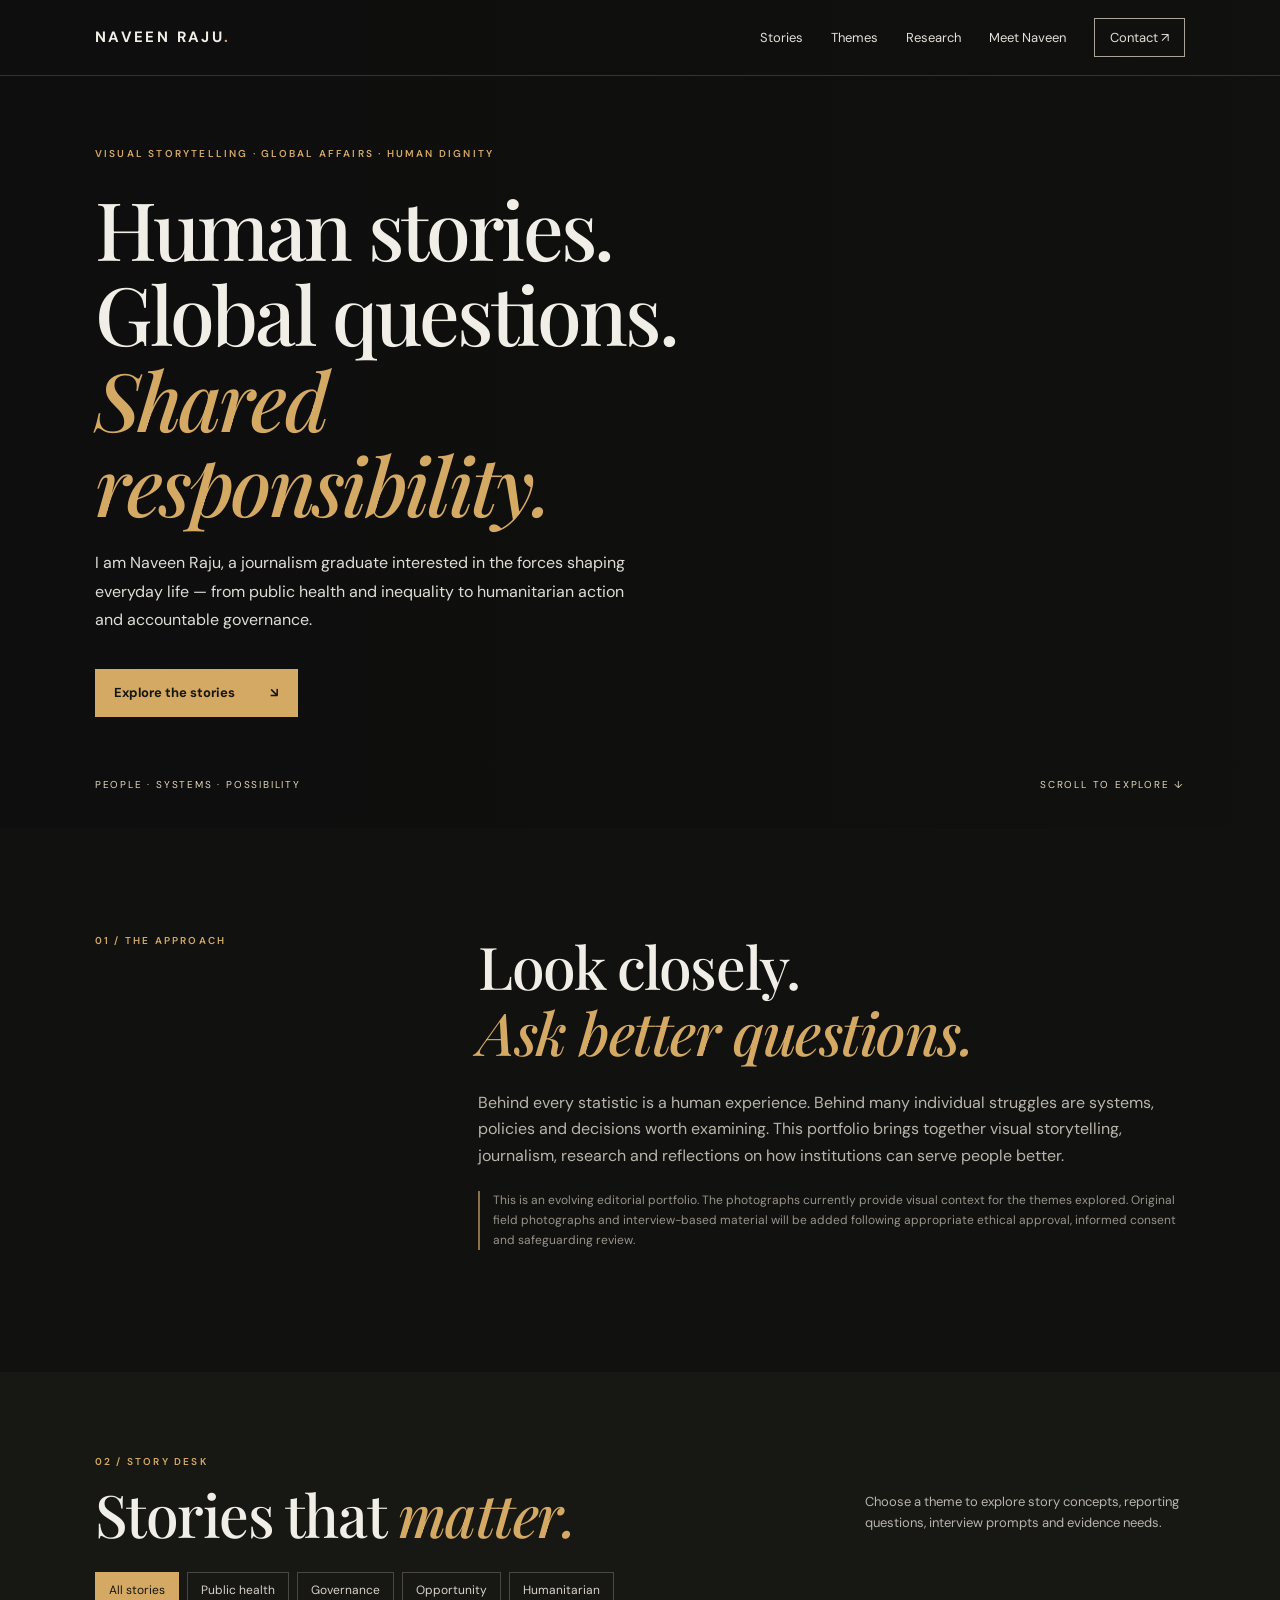
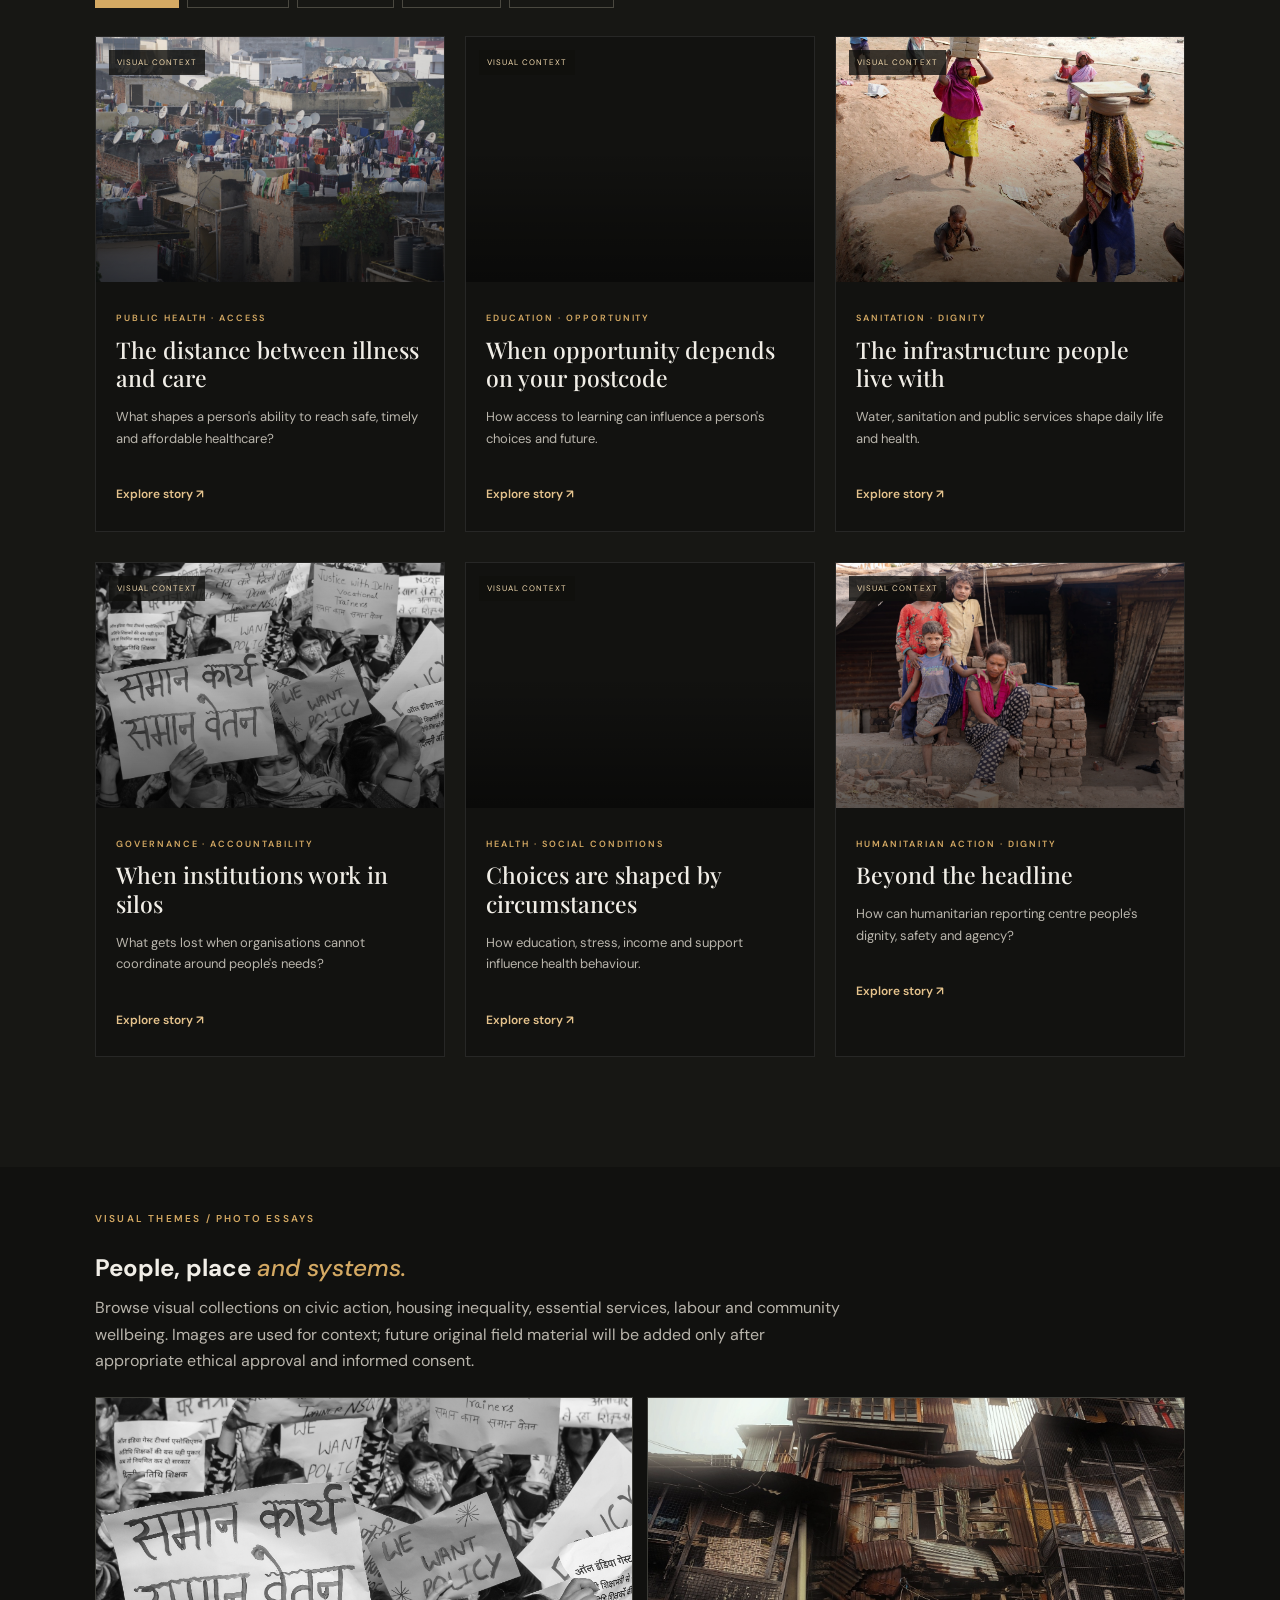
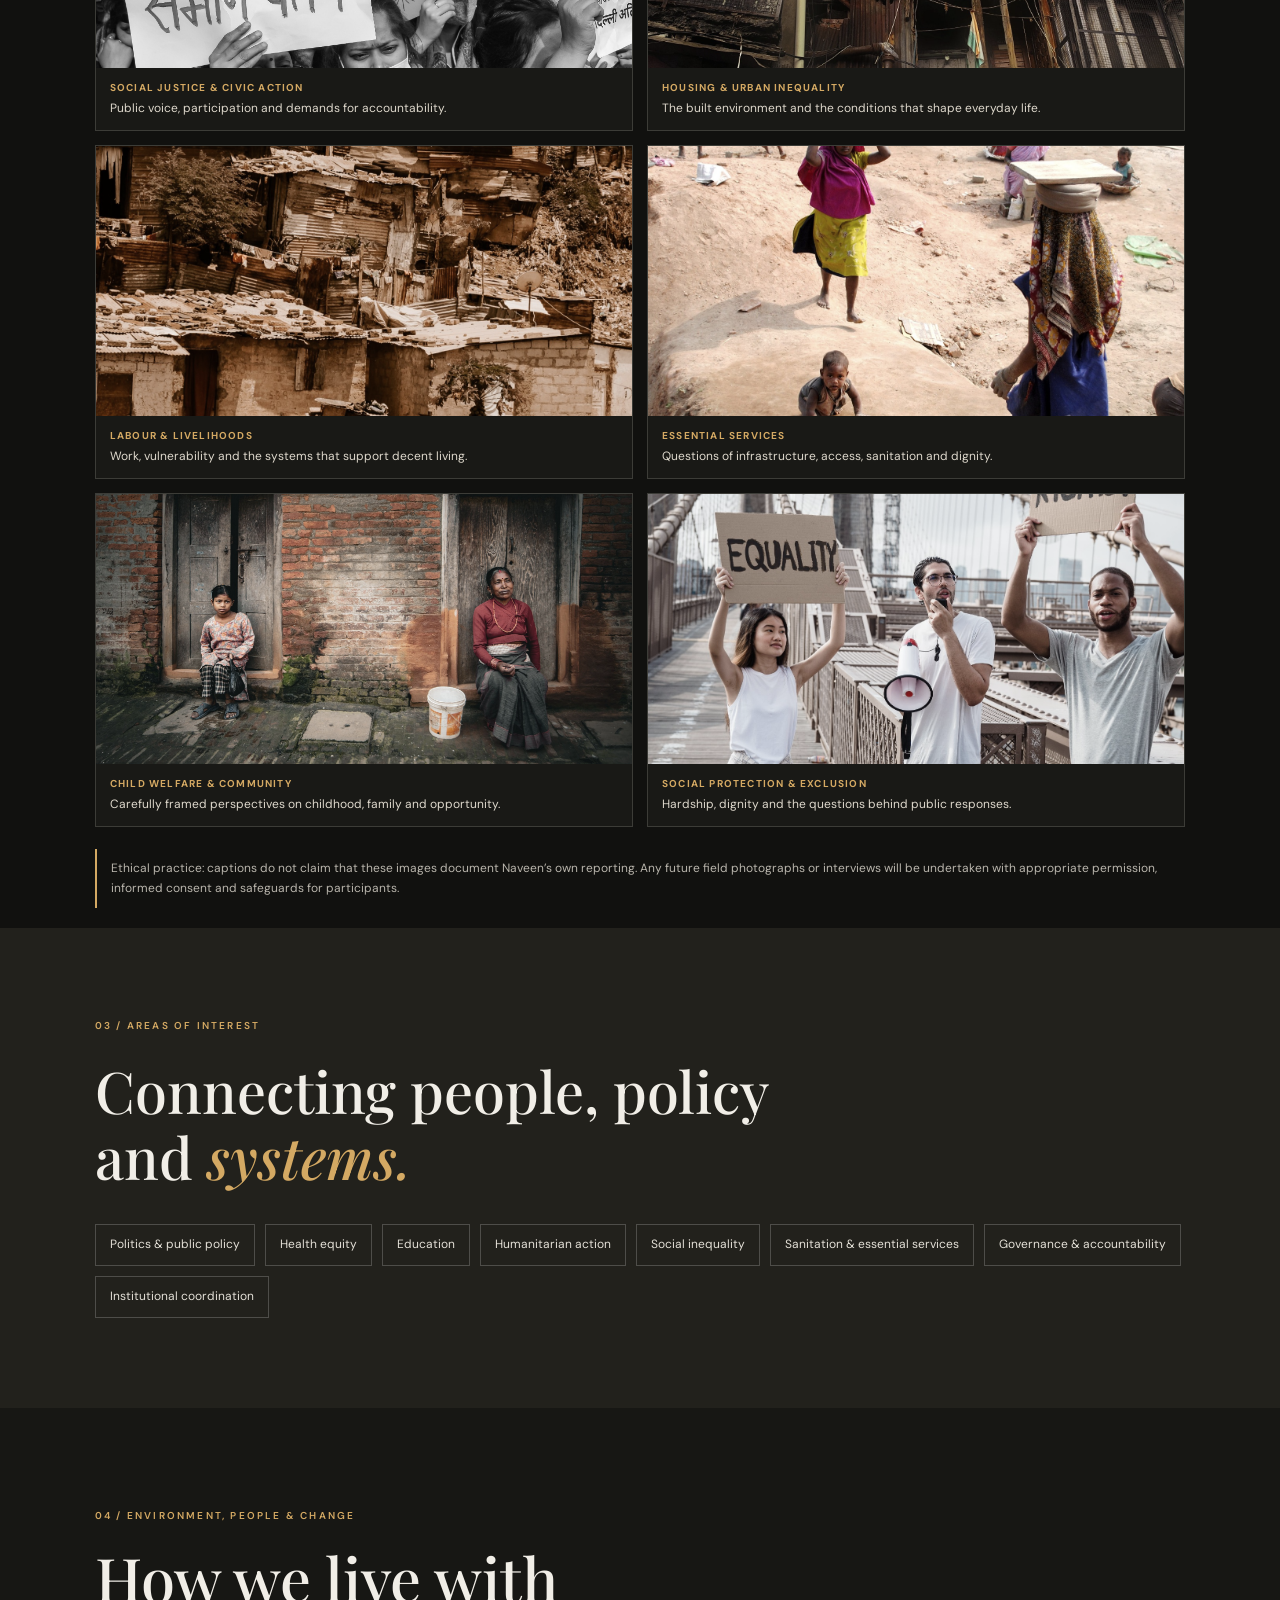
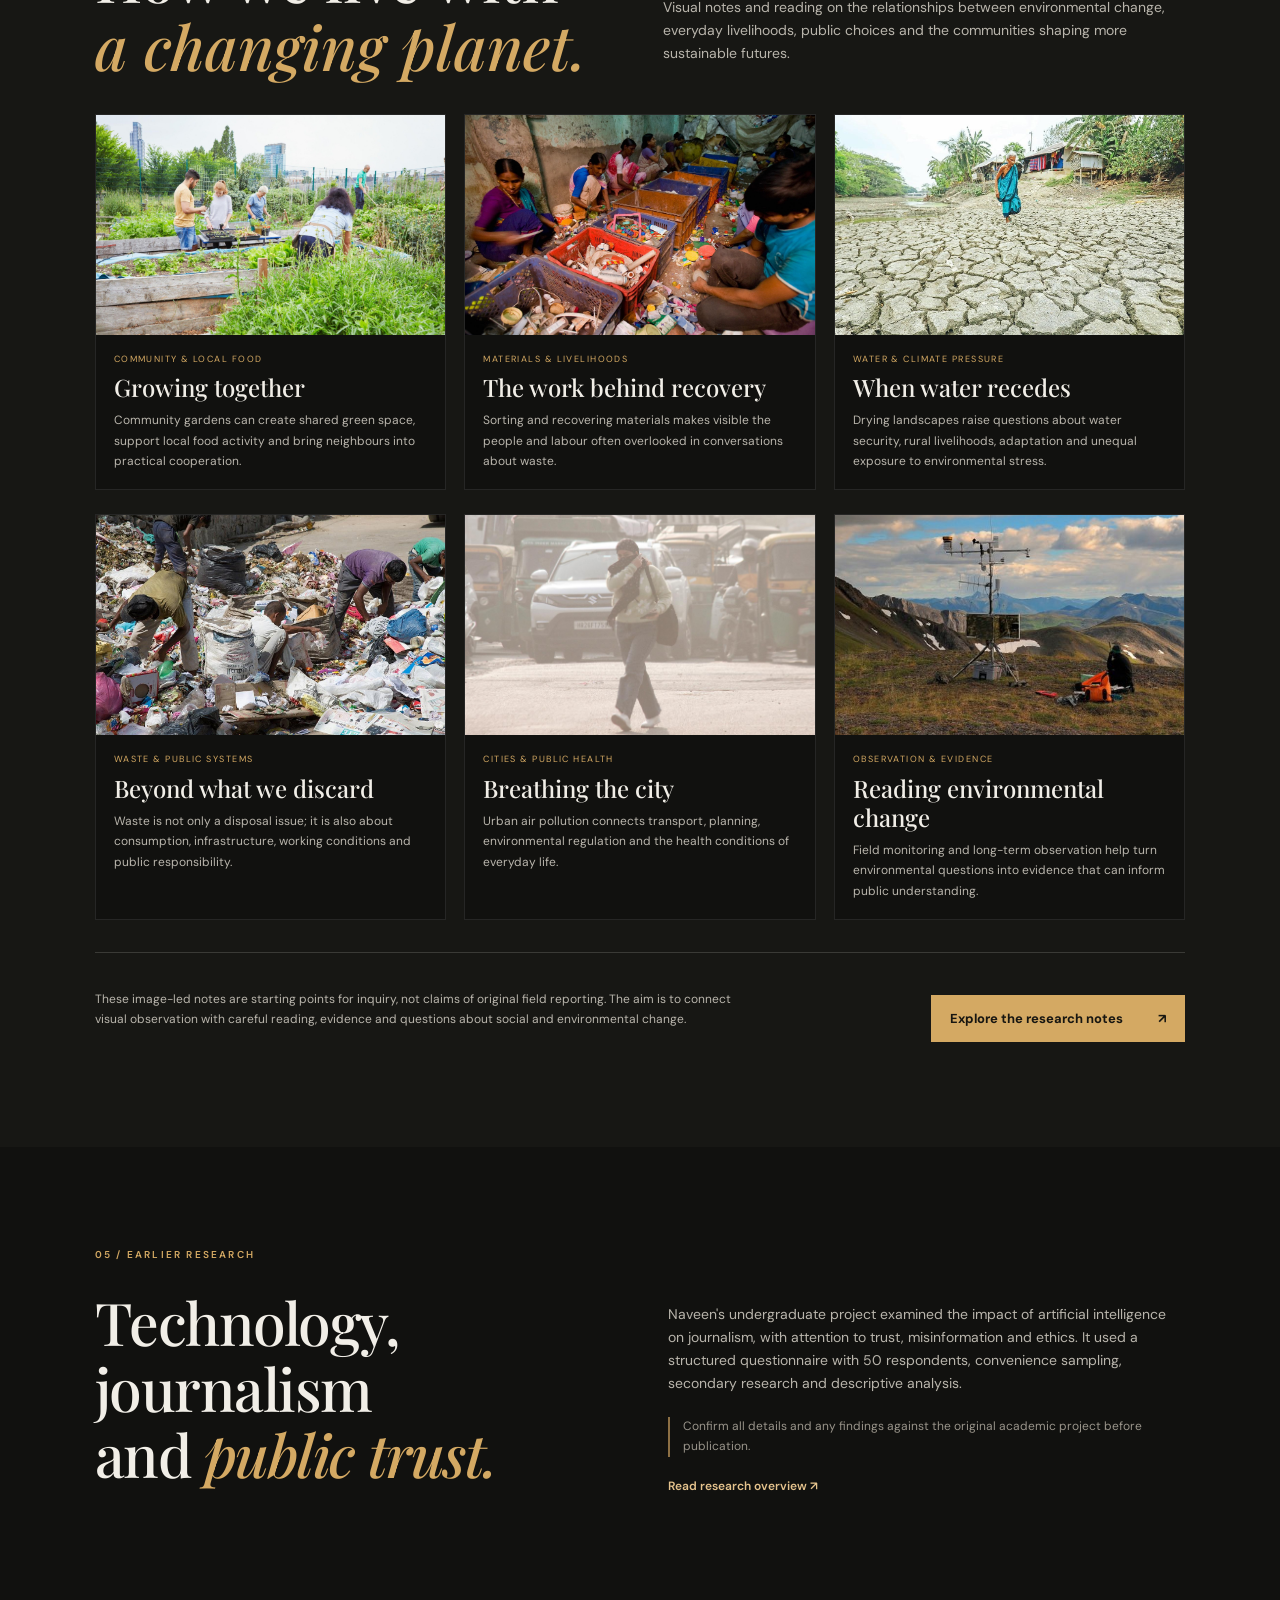
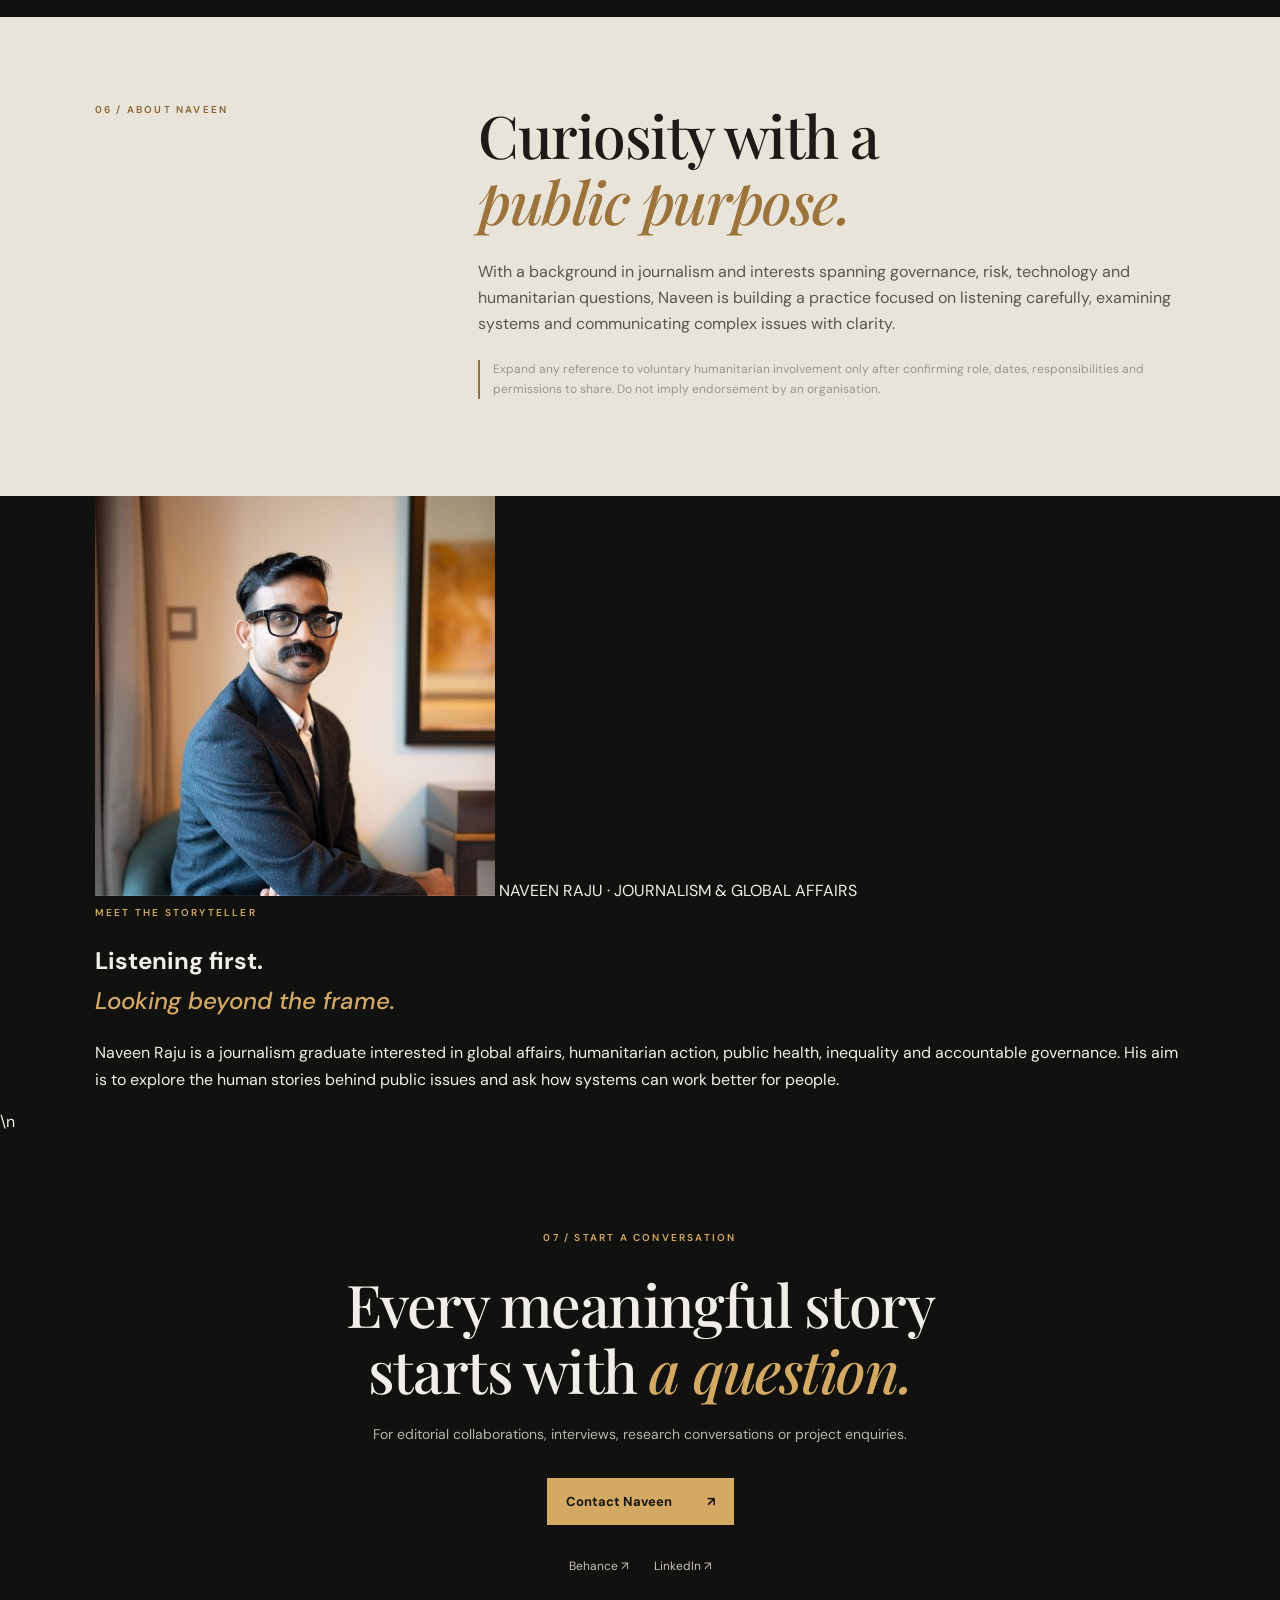
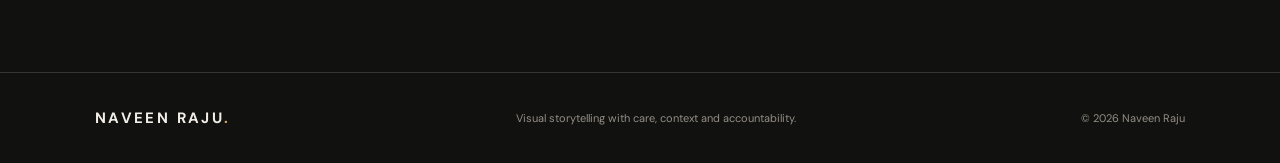
<file: index.html>
<!doctype html>
<html lang="en">
<head>
<meta charset="utf-8"><meta name="viewport" content="width=device-width,initial-scale=1">
<meta name="description" content="Naveen Raju explores global affairs, humanitarian action, public health, inequality and governance through visual storytelling and research.">
<title>Naveen Raju — Human Stories, Global Questions</title>
<link rel="preconnect" href="https://fonts.googleapis.com"><link rel="preconnect" href="https://fonts.gstatic.com" crossorigin>
<link href="https://fonts.googleapis.com/css2?family=DM+Sans:wght@400;500;600;700&family=Playfair+Display:ital,wght@0,500;0,600;1,500&display=swap" rel="stylesheet">
<link rel="stylesheet" href="style.css">
</head>
<body>
<header class="site-header"><a class="wordmark" href="index.html">NAVEEN RAJU<span>.</span></a>
<nav id="nav"><a href="#stories">Stories</a><a href="#themes">Themes</a><a href="research.html">Research</a><a href="#meet-naveen">Meet Naveen</a><a class="nav-contact" href="#contact">Contact ↗</a></nav>
<button class="menu-toggle" aria-label="Toggle navigation" aria-expanded="false">☰</button></header>
<main>
<section class="hero"><div class="hero-photo" role="img" aria-label="Illustrative landscape at sunset"></div><div class="hero-shade"></div>
<div class="hero-content"><p class="eyebrow">VISUAL STORYTELLING · GLOBAL AFFAIRS · HUMAN DIGNITY</p>
<h1>Human stories.<br>Global questions.<br><em>Shared responsibility.</em></h1>
<p class="hero-intro">I am Naveen Raju, a journalism graduate interested in the forces shaping everyday life — from public health and inequality to humanitarian action and accountable governance.</p>
<a class="button" href="#stories">Explore the stories <span>↘</span></a></div>
<div class="hero-foot"><span>PEOPLE · SYSTEMS · POSSIBILITY</span><span>SCROLL TO EXPLORE ↓</span></div></section>
<section class="intro section-wrap" id="about"><div class="section-label">01 / THE APPROACH</div><div class="intro-copy">
<h2>Look closely.<br><em>Ask better questions.</em></h2>
<p>Behind every statistic is a human experience. Behind many individual struggles are systems, policies and decisions worth examining. This portfolio brings together visual storytelling, journalism, research and reflections on how institutions can serve people better.</p>
<p class="small-note">This is an evolving editorial portfolio. The photographs currently provide visual context for the themes explored. Original field photographs and interview-based material will be added following appropriate ethical approval, informed consent and safeguarding review.</p></div></section>
<section class="stories section-wrap" id="stories"><div class="section-heading"><div><div class="section-label">02 / STORY DESK</div><h2>Stories that <em>matter.</em></h2></div><p>Choose a theme to explore story concepts, reporting questions, interview prompts and evidence needs.</p></div>
<div class="filter-row" role="group" aria-label="Filter stories"><button class="filter active" data-filter="all">All stories</button><button class="filter" data-filter="health">Public health</button><button class="filter" data-filter="systems">Governance</button><button class="filter" data-filter="opportunity">Opportunity</button><button class="filter" data-filter="humanitarian">Humanitarian</button></div>
<div class="story-grid">
<article class="story-card" data-category="health"><a href="stories/healthcare.html" class="card-image image-health"><span class="image-tag">VISUAL CONTEXT</span></a><div class="card-body"><p class="card-kicker">PUBLIC HEALTH · ACCESS</p><h3><a href="stories/healthcare.html">The distance between illness and care</a></h3><p>What shapes a person's ability to reach safe, timely and affordable healthcare?</p><a class="text-link" href="stories/healthcare.html">Explore story ↗</a></div></article>
<article class="story-card" data-category="opportunity"><a href="stories/education.html" class="card-image image-education"><span class="image-tag">VISUAL CONTEXT</span></a><div class="card-body"><p class="card-kicker">EDUCATION · OPPORTUNITY</p><h3><a href="stories/education.html">When opportunity depends on your postcode</a></h3><p>How access to learning can influence a person's choices and future.</p><a class="text-link" href="stories/education.html">Explore story ↗</a></div></article>
<article class="story-card" data-category="opportunity"><a href="stories/sanitation.html" class="card-image image-sanitation"><span class="image-tag">VISUAL CONTEXT</span></a><div class="card-body"><p class="card-kicker">SANITATION · DIGNITY</p><h3><a href="stories/sanitation.html">The infrastructure people live with</a></h3><p>Water, sanitation and public services shape daily life and health.</p><a class="text-link" href="stories/sanitation.html">Explore story ↗</a></div></article>
<article class="story-card" data-category="systems"><a href="stories/governance.html" class="card-image image-governance"><span class="image-tag">VISUAL CONTEXT</span></a><div class="card-body"><p class="card-kicker">GOVERNANCE · ACCOUNTABILITY</p><h3><a href="stories/governance.html">When institutions work in silos</a></h3><p>What gets lost when organisations cannot coordinate around people's needs?</p><a class="text-link" href="stories/governance.html">Explore story ↗</a></div></article>
<article class="story-card" data-category="health"><a href="stories/health-choices.html" class="card-image image-healthchoices"><span class="image-tag">VISUAL CONTEXT</span></a><div class="card-body"><p class="card-kicker">HEALTH · SOCIAL CONDITIONS</p><h3><a href="stories/health-choices.html">Choices are shaped by circumstances</a></h3><p>How education, stress, income and support influence health behaviour.</p><a class="text-link" href="stories/health-choices.html">Explore story ↗</a></div></article>
<article class="story-card" data-category="humanitarian"><a href="stories/humanitarian.html" class="card-image image-humanitarian"><span class="image-tag">VISUAL CONTEXT</span></a><div class="card-body"><p class="card-kicker">HUMANITARIAN ACTION · DIGNITY</p><h3><a href="stories/humanitarian.html">Beyond the headline</a></h3><p>How can humanitarian reporting centre people's dignity, safety and agency?</p><a class="text-link" href="stories/humanitarian.html">Explore story ↗</a></div></article>
</div></section>
<section class="section-wrap photo-gallery home-gallery"><div class="section-label">VISUAL THEMES / PHOTO ESSAYS</div><h2>People, place <em>and systems.</em></h2><p class="gallery-intro">Browse visual collections on civic action, housing inequality, essential services, labour and community wellbeing. Images are used for context; future original field material will be added only after appropriate ethical approval and informed consent.</p><div class="gallery-grid">
<figure class="gallery-item"><img loading="lazy" src="images/themes/social-justice/protest.jpg" alt="A public demonstration with people holding signs"><figcaption><strong>Social justice & civic action</strong>Public voice, participation and demands for accountability.</figcaption></figure>
<figure class="gallery-item"><img loading="lazy" src="images/themes/poverty-housing/urban-housing-01.jpg" alt="Closely packed urban housing"><figcaption><strong>Housing & urban inequality</strong>The built environment and the conditions that shape everyday life.</figcaption></figure>
<figure class="gallery-item"><img loading="lazy" src="images/themes/labour-rights/brick-workers.jpg" alt="Workers carrying bricks at a worksite"><figcaption><strong>Labour & livelihoods</strong>Work, vulnerability and the systems that support decent living.</figcaption></figure>
<figure class="gallery-item"><img loading="lazy" src="images/themes/water-sanitation/community-water.jpg" alt="People in a community setting associated with access to essential resources"><figcaption><strong>Essential services</strong>Questions of infrastructure, access, sanitation and dignity.</figcaption></figure>
<figure class="gallery-item"><img loading="lazy" src="images/themes/child-welfare/children-community.jpg" alt="Children standing together in a community setting"><figcaption><strong>Child welfare & community</strong>Carefully framed perspectives on childhood, family and opportunity.</figcaption></figure>
<figure class="gallery-item"><img loading="lazy" src="images/themes/humanitarian/homelessness.jpg" alt="People experiencing homelessness in a public setting"><figcaption><strong>Social protection & exclusion</strong>Hardship, dignity and the questions behind public responses.</figcaption></figure>
</div><p class="photo-note">Ethical practice: captions do not claim that these images document Naveen’s own reporting. Any future field photographs or interviews will be undertaken with appropriate permission, informed consent and safeguards for participants.</p></section>
<section class="themes-band" id="themes"><div class="section-wrap themes-inner"><div class="section-label">03 / AREAS OF INTEREST</div><h2>Connecting people, policy<br>and <em>systems.</em></h2><div class="theme-list"><span>Politics & public policy</span><span>Health equity</span><span>Education</span><span>Humanitarian action</span><span>Social inequality</span><span>Sanitation & essential services</span><span>Governance & accountability</span><span>Institutional coordination</span></div></div></section>
<section class="sustainability-feature section-wrap" id="research">
  <div class="section-label">04 / ENVIRONMENT, PEOPLE &amp; CHANGE</div>
  <div class="sustainability-heading">
    <div><h2>How we live with<br><em>a changing planet.</em></h2></div>
    <p>Visual notes and reading on the relationships between environmental change, everyday livelihoods, public choices and the communities shaping more sustainable futures.</p>
  </div>
  <div class="sustainability-grid">
    <a class="sustainability-card" href="research.html#community"><img src="images/sustainability/community-garden.jpg" alt="People tending shared growing beds in an urban community garden"><span>COMMUNITY &amp; LOCAL FOOD</span><h3>Growing together</h3><p>Community gardens can create shared green space, support local food activity and bring neighbours into practical cooperation.</p></a>
    <a class="sustainability-card" href="research.html#materials"><img src="images/sustainability/informal-recycling-work.jpg" alt="Workers sorting reusable household materials"><span>MATERIALS &amp; LIVELIHOODS</span><h3>The work behind recovery</h3><p>Sorting and recovering materials makes visible the people and labour often overlooked in conversations about waste.</p></a>
    <a class="sustainability-card" href="research.html#water"><img src="images/sustainability/drought-and-water-stress.jpg" alt="A person walking across cracked dry ground near a settlement"><span>WATER &amp; CLIMATE PRESSURE</span><h3>When water recedes</h3><p>Drying landscapes raise questions about water security, rural livelihoods, adaptation and unequal exposure to environmental stress.</p></a>
    <a class="sustainability-card" href="research.html#materials"><img src="images/sustainability/waste-recovery-and-livelihoods.jpg" alt="People recovering recyclable materials from a large waste pile"><span>WASTE &amp; PUBLIC SYSTEMS</span><h3>Beyond what we discard</h3><p>Waste is not only a disposal issue; it is also about consumption, infrastructure, working conditions and public responsibility.</p></a>
    <a class="sustainability-card" href="research.html#cities"><img src="images/sustainability/urban-air-pollution.jpg" alt="A pedestrian moving through a hazy traffic-filled urban street"><span>CITIES &amp; PUBLIC HEALTH</span><h3>Breathing the city</h3><p>Urban air pollution connects transport, planning, environmental regulation and the health conditions of everyday life.</p></a>
    <a class="sustainability-card" href="research.html#observation"><img src="images/sustainability/mountain-weather-monitoring.jpg" alt="A weather monitoring station on an exposed mountain landscape"><span>OBSERVATION &amp; EVIDENCE</span><h3>Reading environmental change</h3><p>Field monitoring and long-term observation help turn environmental questions into evidence that can inform public understanding.</p></a>
  </div>
  <div class="research-bottom"><p>These image-led notes are starting points for inquiry, not claims of original field reporting. The aim is to connect visual observation with careful reading, evidence and questions about social and environmental change.</p><a class="button" href="research.html">Explore the research notes <span>↗</span></a></div>
</section><section class="research section-wrap" id="undergraduate-research"><div class="section-label">05 / EARLIER RESEARCH</div><div class="research-layout"><div><h2>Technology, journalism<br>and <em>public trust.</em></h2></div><div><p>Naveen's undergraduate project examined the impact of artificial intelligence on journalism, with attention to trust, misinformation and ethics. It used a structured questionnaire with 50 respondents, convenience sampling, secondary research and descriptive analysis.</p><p class="small-note">Confirm all details and any findings against the original academic project before publication.</p><a class="text-link" href="stories/ai-journalism.html">Read research overview ↗</a></div></div></section>
<section class="about-band"><div class="section-wrap about-grid"><div class="section-label">06 / ABOUT NAVEEN</div><div><h2>Curiosity with a<br><em>public purpose.</em></h2><p>With a background in journalism and interests spanning governance, risk, technology and humanitarian questions, Naveen is building a practice focused on listening carefully, examining systems and communicating complex issues with clarity.</p><p class="small-note">Expand any reference to voluntary humanitarian involvement only after confirming role, dates, responsibilities and permissions to share. Do not imply endorsement by an organisation.</p></div></div></section>

<section class="portrait-profile section-wrap" id="meet-naveen">
  <div class="portrait-frame">
    <img src="images/naveen-portrait.jpeg" alt="Portrait of Naveen Raju">
    <span class="portrait-caption">NAVEEN RAJU · JOURNALISM &amp; GLOBAL AFFAIRS</span>
  </div>
  <div class="portrait-copy">
    <div class="section-label">MEET THE STORYTELLER</div>
    <h2>Listening first.<br><em>Looking beyond the frame.</em></h2>
    <p>Naveen Raju is a journalism graduate interested in global affairs, humanitarian action, public health, inequality and accountable governance. His aim is to explore the human stories behind public issues and ask how systems can work better for people.</p>
  </div>
</section>
\n<section class="contact section-wrap" id="contact"><div class="section-label">07 / START A CONVERSATION</div><h2>Every meaningful story<br>starts with <em>a question.</em></h2><p>For editorial collaborations, interviews, research conversations or project enquiries.</p><a class="button" href="mailto:naveenrajuangelo@gmail.com">Contact Naveen <span>↗</span></a><div class="social-links"><a href="https://www.behance.net/naveenraju8" target="_blank" rel="noopener">Behance ↗</a><a href="https://www.linkedin.com/in/naveen-raju-21b651311/" target="_blank" rel="noopener">LinkedIn ↗</a></div></section>
</main><footer><a class="wordmark" href="#">NAVEEN RAJU<span>.</span></a><p>Visual storytelling with care, context and accountability.</p><span>© <span id="year"></span> Naveen Raju</span></footer><script src="script.js"></script></body></html>
</file>
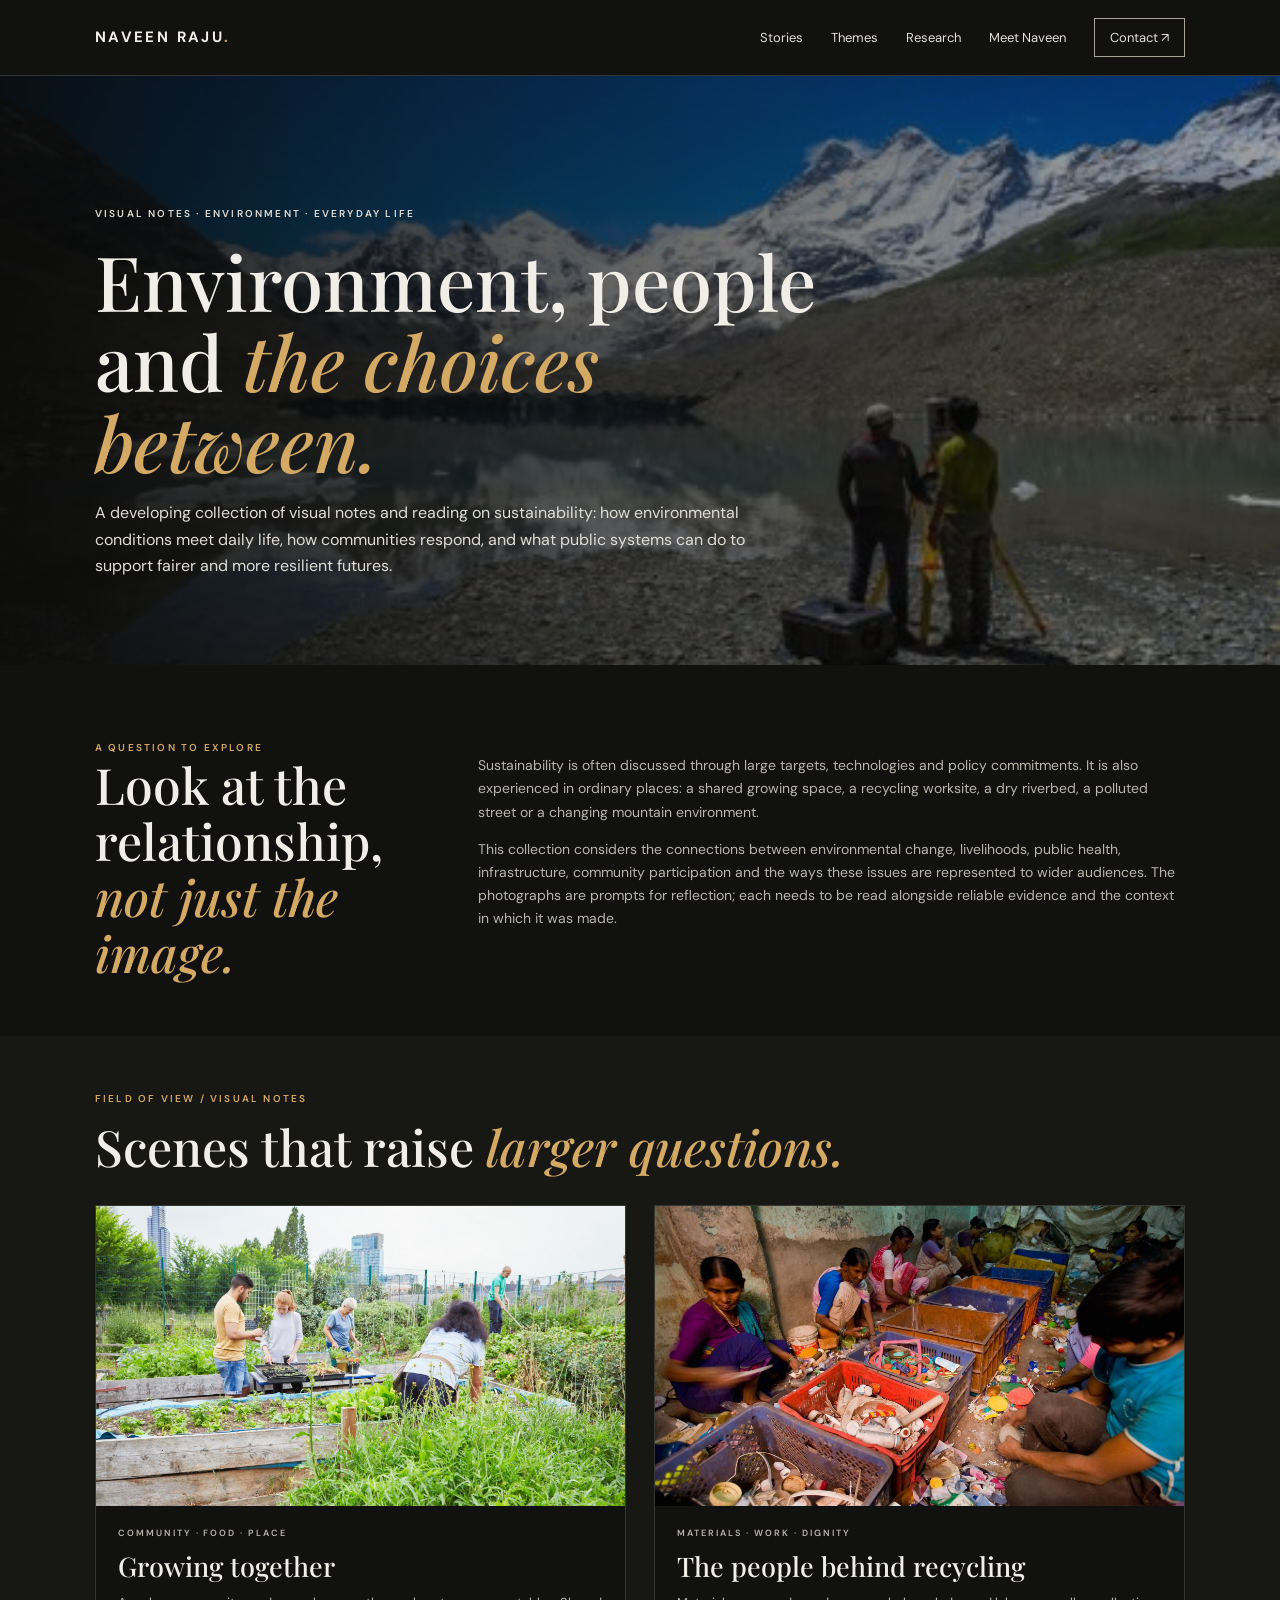
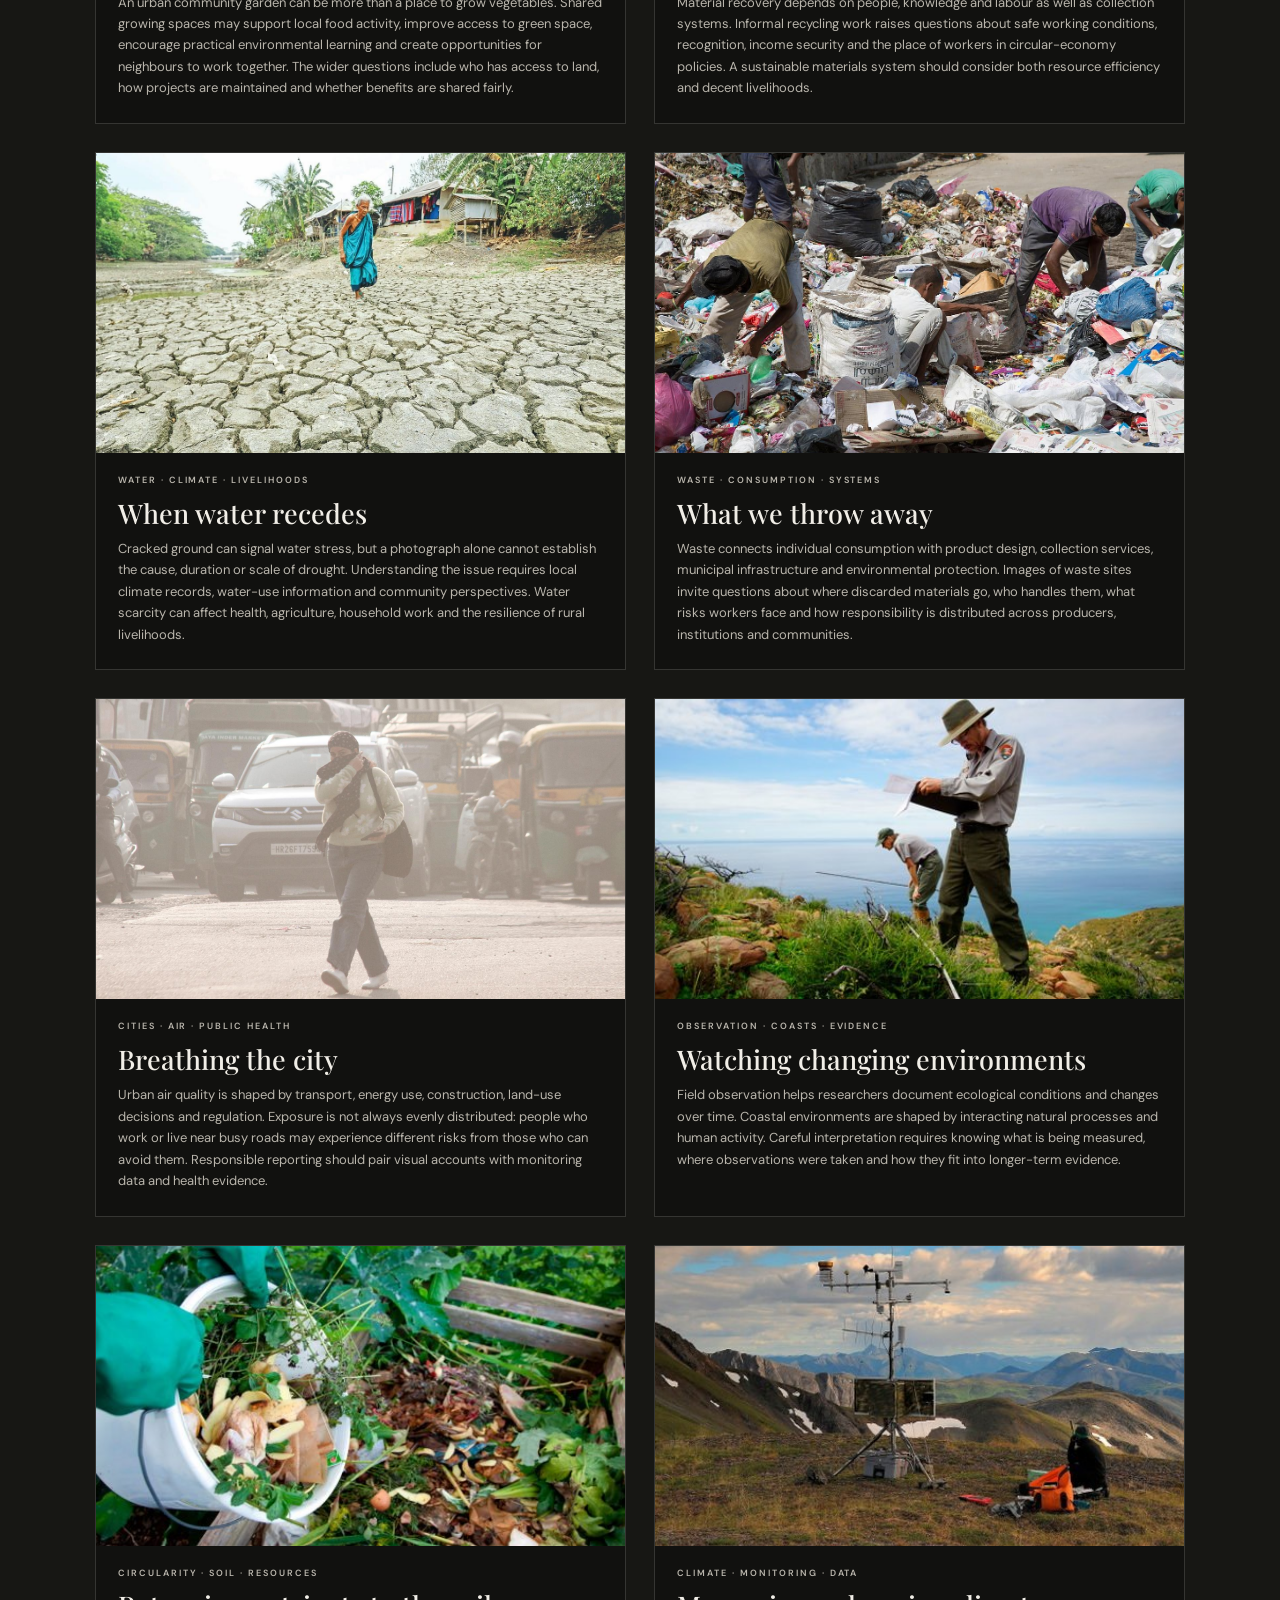
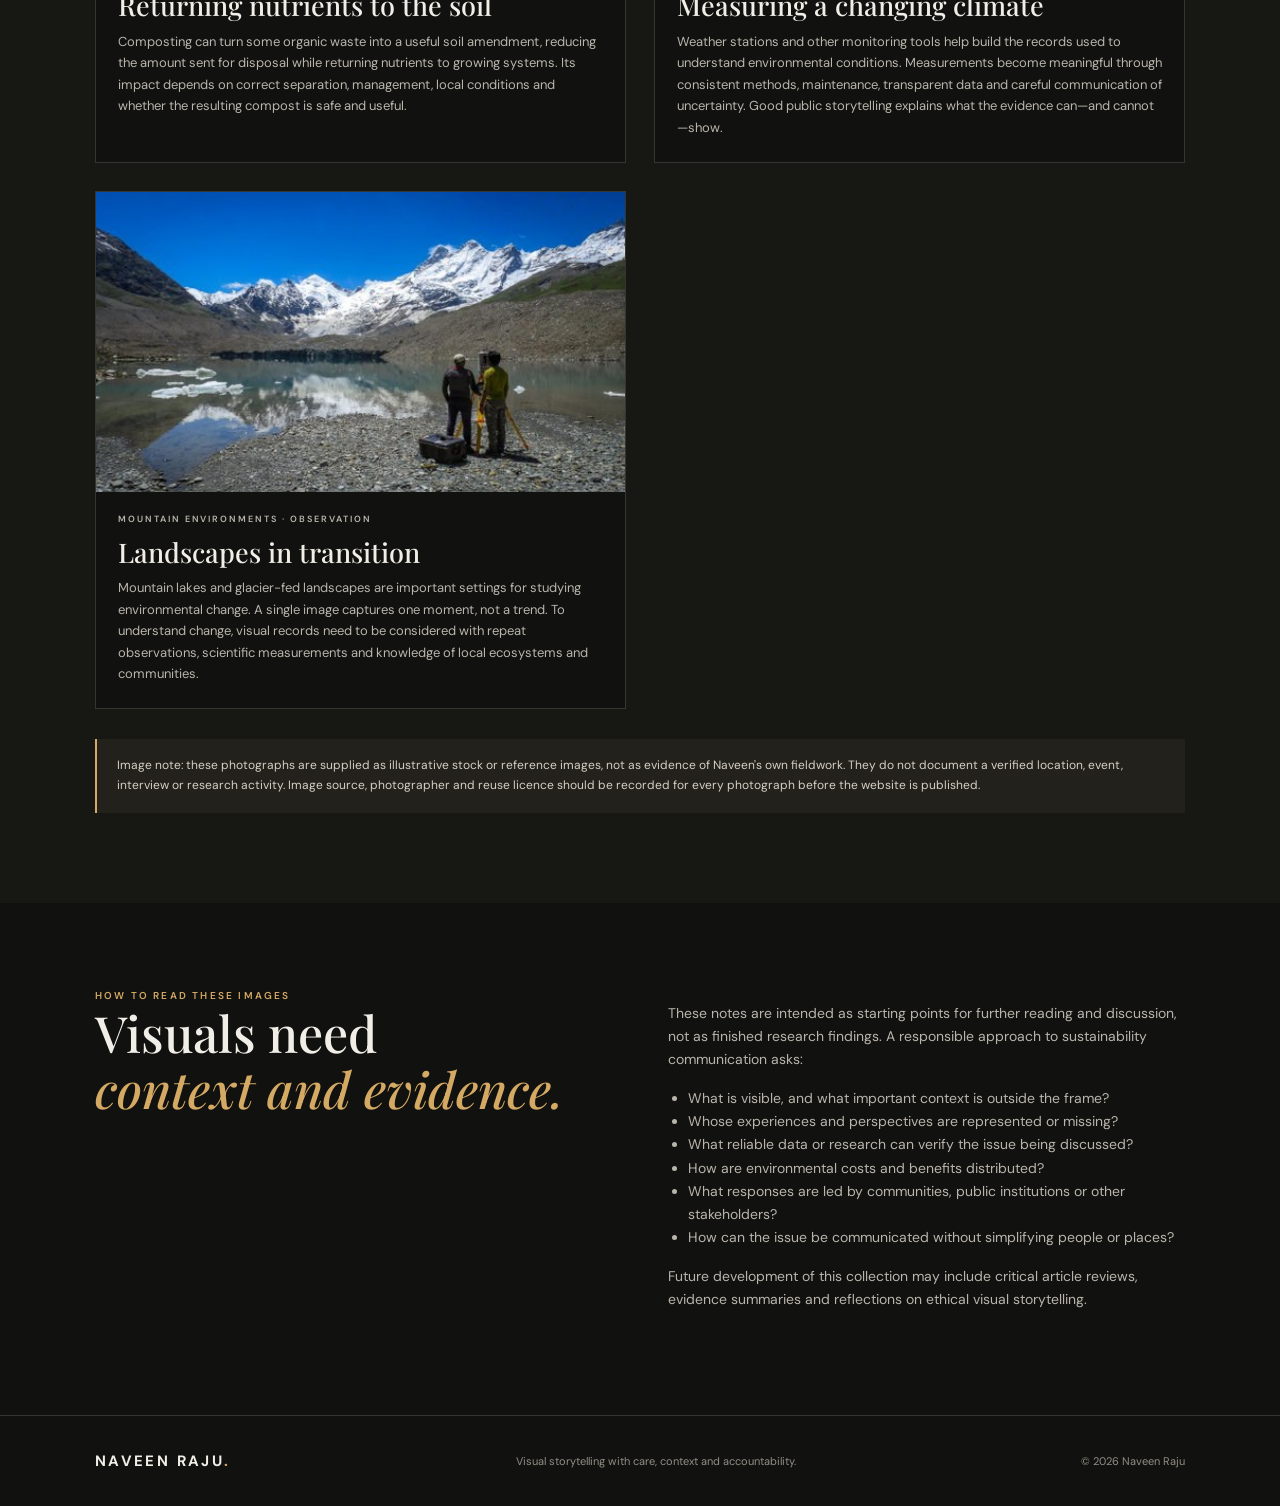
<file: research.html>
<!doctype html>
<html lang="en">
<head>
<meta charset="utf-8"><meta name="viewport" content="width=device-width,initial-scale=1">
<meta name="description" content="Visual notes on sustainability, environmental change, community life and public responsibility by Naveen Raju.">
<title>Environment, People & Change — Naveen Raju</title>
<link rel="preconnect" href="https://fonts.googleapis.com"><link rel="preconnect" href="https://fonts.gstatic.com" crossorigin>
<link href="https://fonts.googleapis.com/css2?family=DM+Sans:wght@400;500;600;700&family=Playfair+Display:ital,wght@0,500;0,600;1,500&display=swap" rel="stylesheet">
<link rel="stylesheet" href="style.css">
</head>
<body>
<header class="site-header"><a class="wordmark" href="index.html">NAVEEN RAJU<span>.</span></a>
<nav id="nav"><a href="index.html#stories">Stories</a><a href="index.html#themes">Themes</a><a href="research.html">Research</a><a href="index.html#meet-naveen">Meet Naveen</a><a class="nav-contact" href="index.html#contact">Contact ↗</a></nav>
<button class="menu-toggle" aria-label="Toggle navigation" aria-expanded="false">☰</button></header>
<main class="research-page">
<section class="research-page-hero"><div><p class="eyebrow">VISUAL NOTES · ENVIRONMENT · EVERYDAY LIFE</p><h1>Environment, people<br>and <em>the choices between.</em></h1><p>A developing collection of visual notes and reading on sustainability: how environmental conditions meet daily life, how communities respond, and what public systems can do to support fairer and more resilient futures.</p></div></section>
<section class="research-intro section-wrap"><div><div class="section-label">A QUESTION TO EXPLORE</div><h2>Look at the relationship,<br><em>not just the image.</em></h2></div><div><p>Sustainability is often discussed through large targets, technologies and policy commitments. It is also experienced in ordinary places: a shared growing space, a recycling worksite, a dry riverbed, a polluted street or a changing mountain environment.</p><p>This collection considers the connections between environmental change, livelihoods, public health, infrastructure, community participation and the ways these issues are represented to wider audiences. The photographs are prompts for reflection; each needs to be read alongside reliable evidence and the context in which it was made.</p></div></section>
<section class="research-photo-list section-wrap">
<div class="section-label">FIELD OF VIEW / VISUAL NOTES</div><h2>Scenes that raise <em>larger questions.</em></h2>
<div class="research-photo-grid">
<article class="research-photo-card" id="community"><img src="images/sustainability/community-garden.jpg" alt="Residents working together in an urban community garden"><div><p class="section-label">COMMUNITY · FOOD · PLACE</p><h3>Growing together</h3><p>An urban community garden can be more than a place to grow vegetables. Shared growing spaces may support local food activity, improve access to green space, encourage practical environmental learning and create opportunities for neighbours to work together. The wider questions include who has access to land, how projects are maintained and whether benefits are shared fairly.</p></div></article>
<article class="research-photo-card" id="materials"><img src="images/sustainability/informal-recycling-work.jpg" alt="Workers sorting reusable household materials in a small work area"><div><p class="section-label">MATERIALS · WORK · DIGNITY</p><h3>The people behind recycling</h3><p>Material recovery depends on people, knowledge and labour as well as collection systems. Informal recycling work raises questions about safe working conditions, recognition, income security and the place of workers in circular-economy policies. A sustainable materials system should consider both resource efficiency and decent livelihoods.</p></div></article>
<article class="research-photo-card" id="water"><img src="images/sustainability/drought-and-water-stress.jpg" alt="A person walking across cracked dry ground near homes and vegetation"><div><p class="section-label">WATER · CLIMATE · LIVELIHOODS</p><h3>When water recedes</h3><p>Cracked ground can signal water stress, but a photograph alone cannot establish the cause, duration or scale of drought. Understanding the issue requires local climate records, water-use information and community perspectives. Water scarcity can affect health, agriculture, household work and the resilience of rural livelihoods.</p></div></article>
<article class="research-photo-card"><img src="images/sustainability/waste-recovery-and-livelihoods.jpg" alt="Workers recovering recyclable materials from a large mixed waste pile"><div><p class="section-label">WASTE · CONSUMPTION · SYSTEMS</p><h3>What we throw away</h3><p>Waste connects individual consumption with product design, collection services, municipal infrastructure and environmental protection. Images of waste sites invite questions about where discarded materials go, who handles them, what risks workers face and how responsibility is distributed across producers, institutions and communities.</p></div></article>
<article class="research-photo-card" id="cities"><img src="images/sustainability/urban-air-pollution.jpg" alt="A pedestrian walking through a hazy traffic-filled urban street"><div><p class="section-label">CITIES · AIR · PUBLIC HEALTH</p><h3>Breathing the city</h3><p>Urban air quality is shaped by transport, energy use, construction, land-use decisions and regulation. Exposure is not always evenly distributed: people who work or live near busy roads may experience different risks from those who can avoid them. Responsible reporting should pair visual accounts with monitoring data and health evidence.</p></div></article>
<article class="research-photo-card" id="observation"><img src="images/sustainability/coastal-environment-monitoring.jpg" alt="Field researchers recording observations on a coastal landscape"><div><p class="section-label">OBSERVATION · COASTS · EVIDENCE</p><h3>Watching changing environments</h3><p>Field observation helps researchers document ecological conditions and changes over time. Coastal environments are shaped by interacting natural processes and human activity. Careful interpretation requires knowing what is being measured, where observations were taken and how they fit into longer-term evidence.</p></div></article>
<article class="research-photo-card"><img src="images/sustainability/community-composting.jpg" alt="Organic kitchen and garden waste being placed into a composting container"><div><p class="section-label">CIRCULARITY · SOIL · RESOURCES</p><h3>Returning nutrients to the soil</h3><p>Composting can turn some organic waste into a useful soil amendment, reducing the amount sent for disposal while returning nutrients to growing systems. Its impact depends on correct separation, management, local conditions and whether the resulting compost is safe and useful.</p></div></article>
<article class="research-photo-card"><img src="images/sustainability/mountain-weather-monitoring.jpg" alt="An automated weather monitoring station on an exposed mountain landscape"><div><p class="section-label">CLIMATE · MONITORING · DATA</p><h3>Measuring a changing climate</h3><p>Weather stations and other monitoring tools help build the records used to understand environmental conditions. Measurements become meaningful through consistent methods, maintenance, transparent data and careful communication of uncertainty. Good public storytelling explains what the evidence can—and cannot—show.</p></div></article>
<article class="research-photo-card"><img src="images/sustainability/glacial-lake-field-observation.jpg" alt="Two field observers looking across a mountain lake beneath snow-covered peaks"><div><p class="section-label">MOUNTAIN ENVIRONMENTS · OBSERVATION</p><h3>Landscapes in transition</h3><p>Mountain lakes and glacier-fed landscapes are important settings for studying environmental change. A single image captures one moment, not a trend. To understand change, visual records need to be considered with repeat observations, scientific measurements and knowledge of local ecosystems and communities.</p></div></article>
</div>
<div class="image-disclaimer">Image note: these photographs are supplied as illustrative stock or reference images, not as evidence of Naveen's own fieldwork. They do not document a verified location, event, interview or research activity. Image source, photographer and reuse licence should be recorded for every photograph before the website is published.</div>
</section>
<section class="research-method section-wrap">
<div><div class="section-label">HOW TO READ THESE IMAGES</div><h2>Visuals need<br><em>context and evidence.</em></h2></div>
<div><p>These notes are intended as starting points for further reading and discussion, not as finished research findings. A responsible approach to sustainability communication asks:</p><ul><li>What is visible, and what important context is outside the frame?</li><li>Whose experiences and perspectives are represented or missing?</li><li>What reliable data or research can verify the issue being discussed?</li><li>How are environmental costs and benefits distributed?</li><li>What responses are led by communities, public institutions or other stakeholders?</li><li>How can the issue be communicated without simplifying people or places?</li></ul><p>Future development of this collection may include critical article reviews, evidence summaries and reflections on ethical visual storytelling.</p></div>
</section>
</main>
<footer><a class="wordmark" href="index.html">NAVEEN RAJU<span>.</span></a><p>Visual storytelling with care, context and accountability.</p><span>© <span id="year"></span> Naveen Raju</span></footer>
<script src="script.js"></script></body></html>
</file>
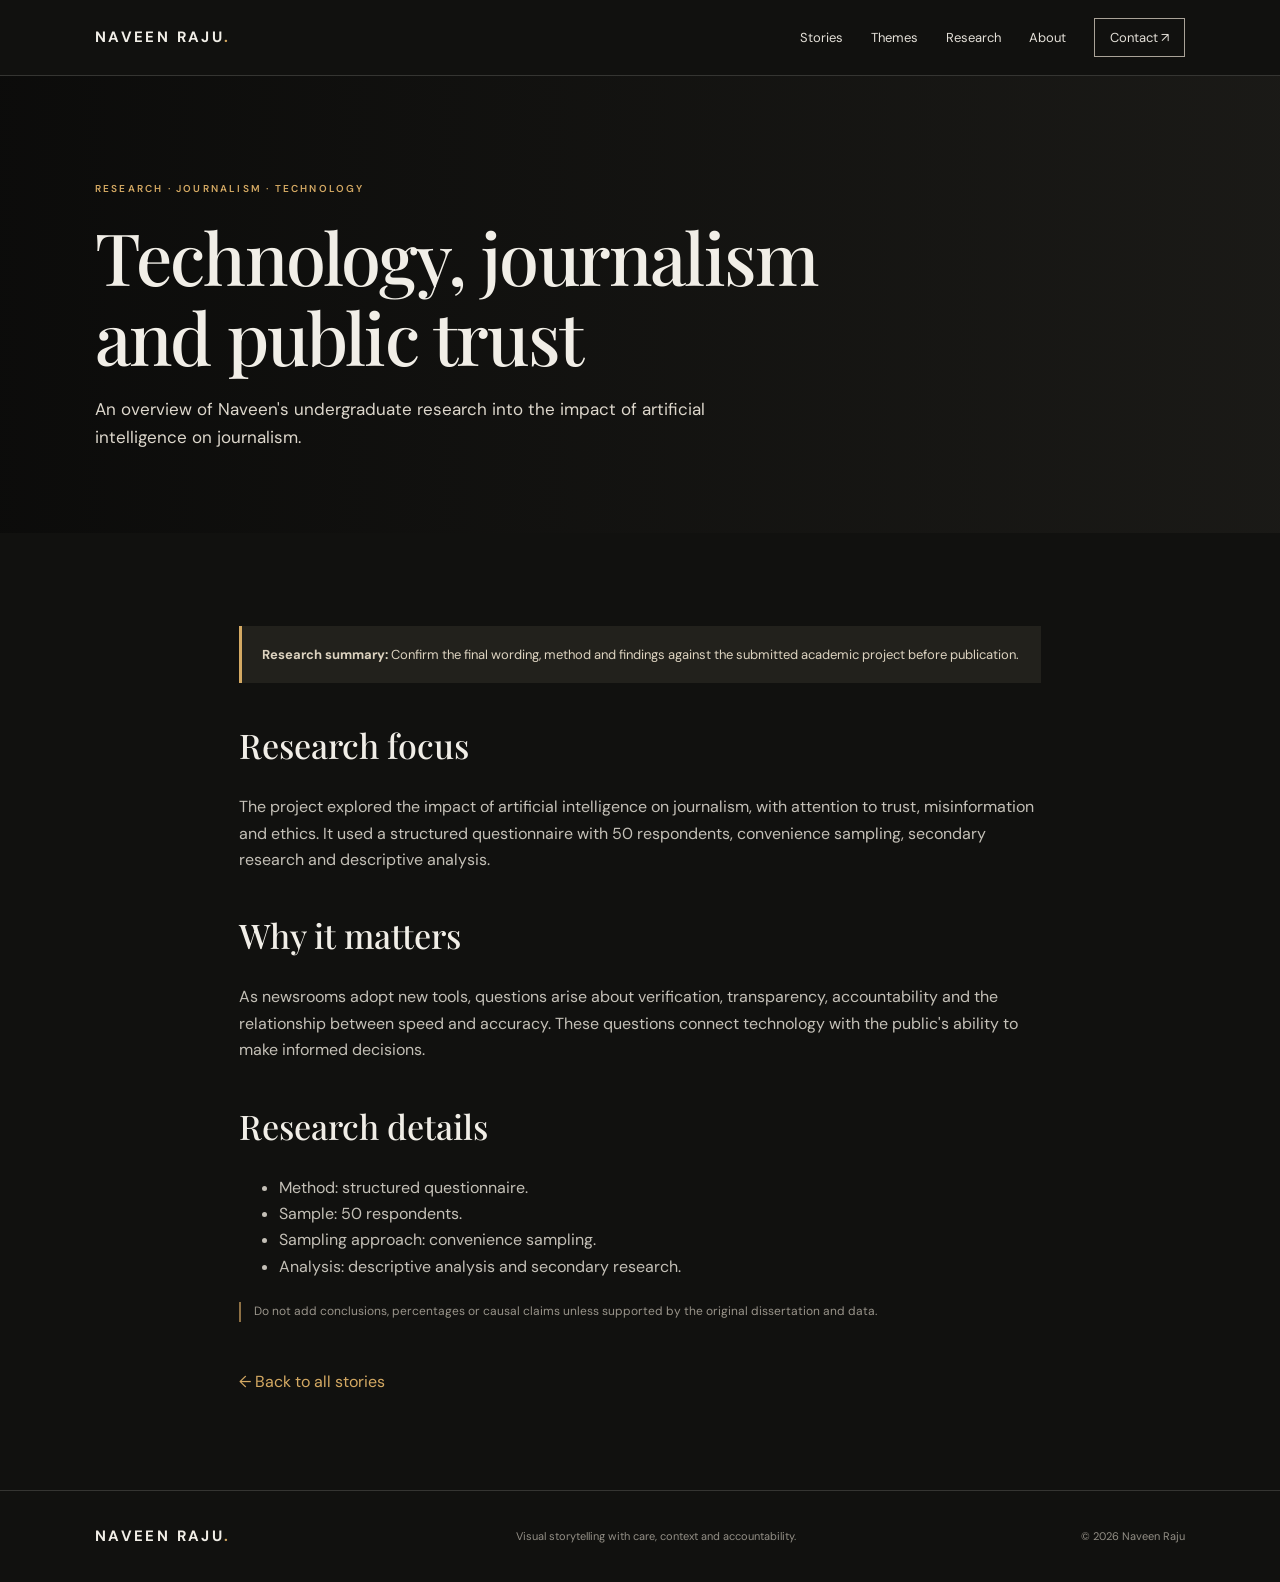
<file: stories/ai-journalism.html>
<!doctype html><html lang="en"><head><meta charset="utf-8"><meta name="viewport" content="width=device-width,initial-scale=1"><title>Technology, Journalism and Public Trust — Naveen Raju</title><link rel="stylesheet" href="../style.css"><link href="https://fonts.googleapis.com/css2?family=DM+Sans:wght@400;500;600;700&family=Playfair+Display:ital,wght@0,500;1,500&display=swap" rel="stylesheet"></head><body><header class="site-header"><a class="wordmark" href="../index.html">NAVEEN RAJU<span>.</span></a><nav><a href="../index.html#stories">Stories</a><a href="../index.html#themes">Themes</a><a href="../index.html#research">Research</a><a href="../index.html#about">About</a><a class="nav-contact" href="../index.html#contact">Contact ↗</a></nav><button class="menu-toggle" aria-label="Toggle navigation">☰</button></header><main class="story-page"><section class="story-hero" style="--story-image:url('https://images.unsplash.com/photo-1455390582262-044cdead277a?auto=format&fit=crop&w=1800&q=85')"><div class="story-hero-inner"><p class="eyebrow">RESEARCH · JOURNALISM · TECHNOLOGY</p><h1>Technology, journalism and public trust</h1><p class="story-deck">An overview of Naveen's undergraduate research into the impact of artificial intelligence on journalism.</p></div></section><article class="story-content"><div class="notice"><strong>Research summary:</strong> Confirm the final wording, method and findings against the submitted academic project before publication.</div><h2>Research focus</h2><p>The project explored the impact of artificial intelligence on journalism, with attention to trust, misinformation and ethics. It used a structured questionnaire with 50 respondents, convenience sampling, secondary research and descriptive analysis.</p><h2>Why it matters</h2><p>As newsrooms adopt new tools, questions arise about verification, transparency, accountability and the relationship between speed and accuracy. These questions connect technology with the public's ability to make informed decisions.</p><h2>Research details</h2><ul><li>Method: structured questionnaire.</li><li>Sample: 50 respondents.</li><li>Sampling approach: convenience sampling.</li><li>Analysis: descriptive analysis and secondary research.</li></ul><p class="small-note">Do not add conclusions, percentages or causal claims unless supported by the original dissertation and data.</p><a class="back-link" href="../index.html#stories">← Back to all stories</a></article></main><footer><a class="wordmark" href="../index.html">NAVEEN RAJU<span>.</span></a><p>Visual storytelling with care, context and accountability.</p><span>© <span id="year"></span> Naveen Raju</span></footer><script src="../script.js"></script></body></html>
</file>
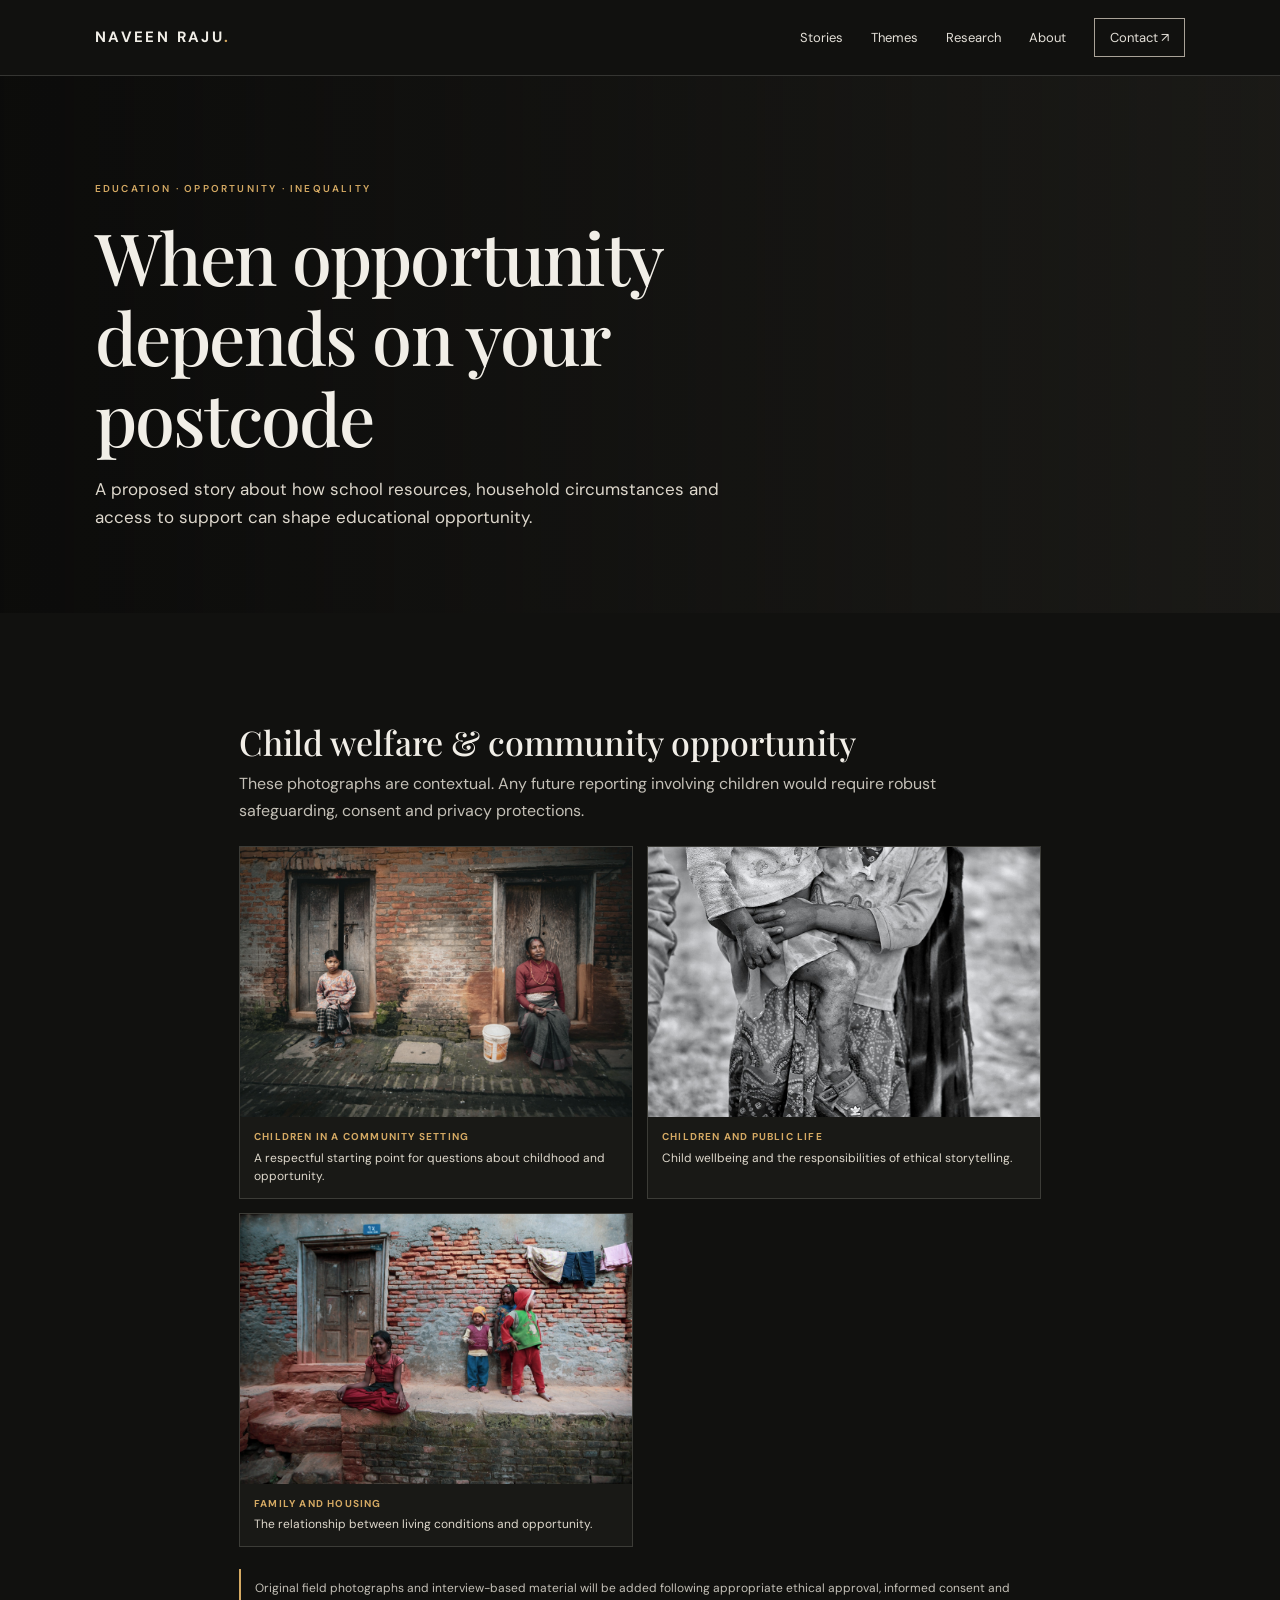
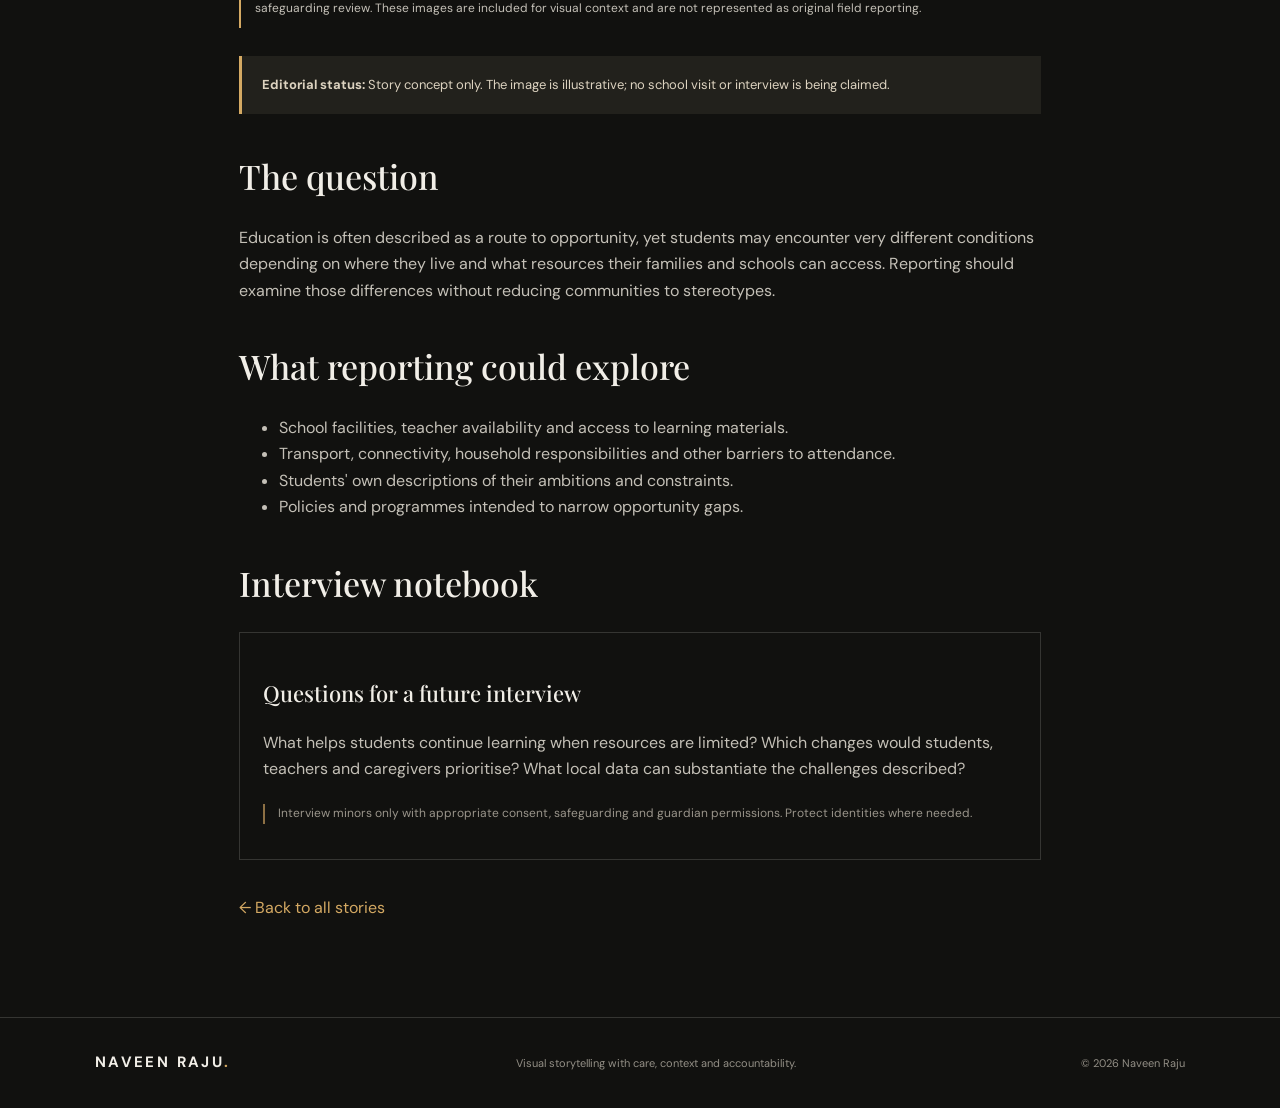
<file: stories/education.html>
<!doctype html><html lang="en"><head><meta charset="utf-8"><meta name="viewport" content="width=device-width,initial-scale=1"><title>When Opportunity Depends on Your Postcode — Naveen Raju</title><link rel="stylesheet" href="../style.css"><link href="https://fonts.googleapis.com/css2?family=DM+Sans:wght@400;500;600;700&family=Playfair+Display:ital,wght@0,500;1,500&display=swap" rel="stylesheet"></head><body><header class="site-header"><a class="wordmark" href="../index.html">NAVEEN RAJU<span>.</span></a><nav><a href="../index.html#stories">Stories</a><a href="../index.html#themes">Themes</a><a href="../index.html#research">Research</a><a href="../index.html#about">About</a><a class="nav-contact" href="../index.html#contact">Contact ↗</a></nav><button class="menu-toggle" aria-label="Toggle navigation">☰</button></header><main class="story-page"><section class="story-hero" style="--story-image:url('https://images.unsplash.com/photo-1503676260728-1c00da094a0b?auto=format&fit=crop&w=1800&q=85')"><div class="story-hero-inner"><p class="eyebrow">EDUCATION · OPPORTUNITY · INEQUALITY</p><h1>When opportunity depends on your postcode</h1><p class="story-deck">A proposed story about how school resources, household circumstances and access to support can shape educational opportunity.</p></div></section><article class="story-content"><section class="photo-gallery"><h2>Child welfare & community opportunity</h2><p class="gallery-intro">These photographs are contextual. Any future reporting involving children would require robust safeguarding, consent and privacy protections.</p><div class="gallery-grid"><figure class="gallery-item"><img loading="lazy" src="../images/themes/child-welfare/children-community.jpg" alt="Children in a community setting"><figcaption><strong>Children in a community setting</strong>A respectful starting point for questions about childhood and opportunity.</figcaption></figure><figure class="gallery-item"><img loading="lazy" src="../images/themes/child-welfare/children-welfare.jpg" alt="Children and public life"><figcaption><strong>Children and public life</strong>Child wellbeing and the responsibilities of ethical storytelling.</figcaption></figure><figure class="gallery-item"><img loading="lazy" src="../images/themes/child-welfare/family-housing.jpg" alt="Family and housing"><figcaption><strong>Family and housing</strong>The relationship between living conditions and opportunity.</figcaption></figure></div><p class="photo-note">Original field photographs and interview-based material will be added following appropriate ethical approval, informed consent and safeguarding review. These images are included for visual context and are not represented as original field reporting.</p></section><div class="notice"><strong>Editorial status:</strong> Story concept only. The image is illustrative; no school visit or interview is being claimed.</div><h2>The question</h2><p>Education is often described as a route to opportunity, yet students may encounter very different conditions depending on where they live and what resources their families and schools can access. Reporting should examine those differences without reducing communities to stereotypes.</p><h2>What reporting could explore</h2><ul><li>School facilities, teacher availability and access to learning materials.</li><li>Transport, connectivity, household responsibilities and other barriers to attendance.</li><li>Students' own descriptions of their ambitions and constraints.</li><li>Policies and programmes intended to narrow opportunity gaps.</li></ul><h2>Interview notebook</h2><div class="interview-template"><h3>Questions for a future interview</h3><p>What helps students continue learning when resources are limited? Which changes would students, teachers and caregivers prioritise? What local data can substantiate the challenges described?</p><p class="small-note">Interview minors only with appropriate consent, safeguarding and guardian permissions. Protect identities where needed.</p></div><a class="back-link" href="../index.html#stories">← Back to all stories</a></article></main><footer><a class="wordmark" href="../index.html">NAVEEN RAJU<span>.</span></a><p>Visual storytelling with care, context and accountability.</p><span>© <span id="year"></span> Naveen Raju</span></footer><script src="../script.js"></script></body></html>
</file>
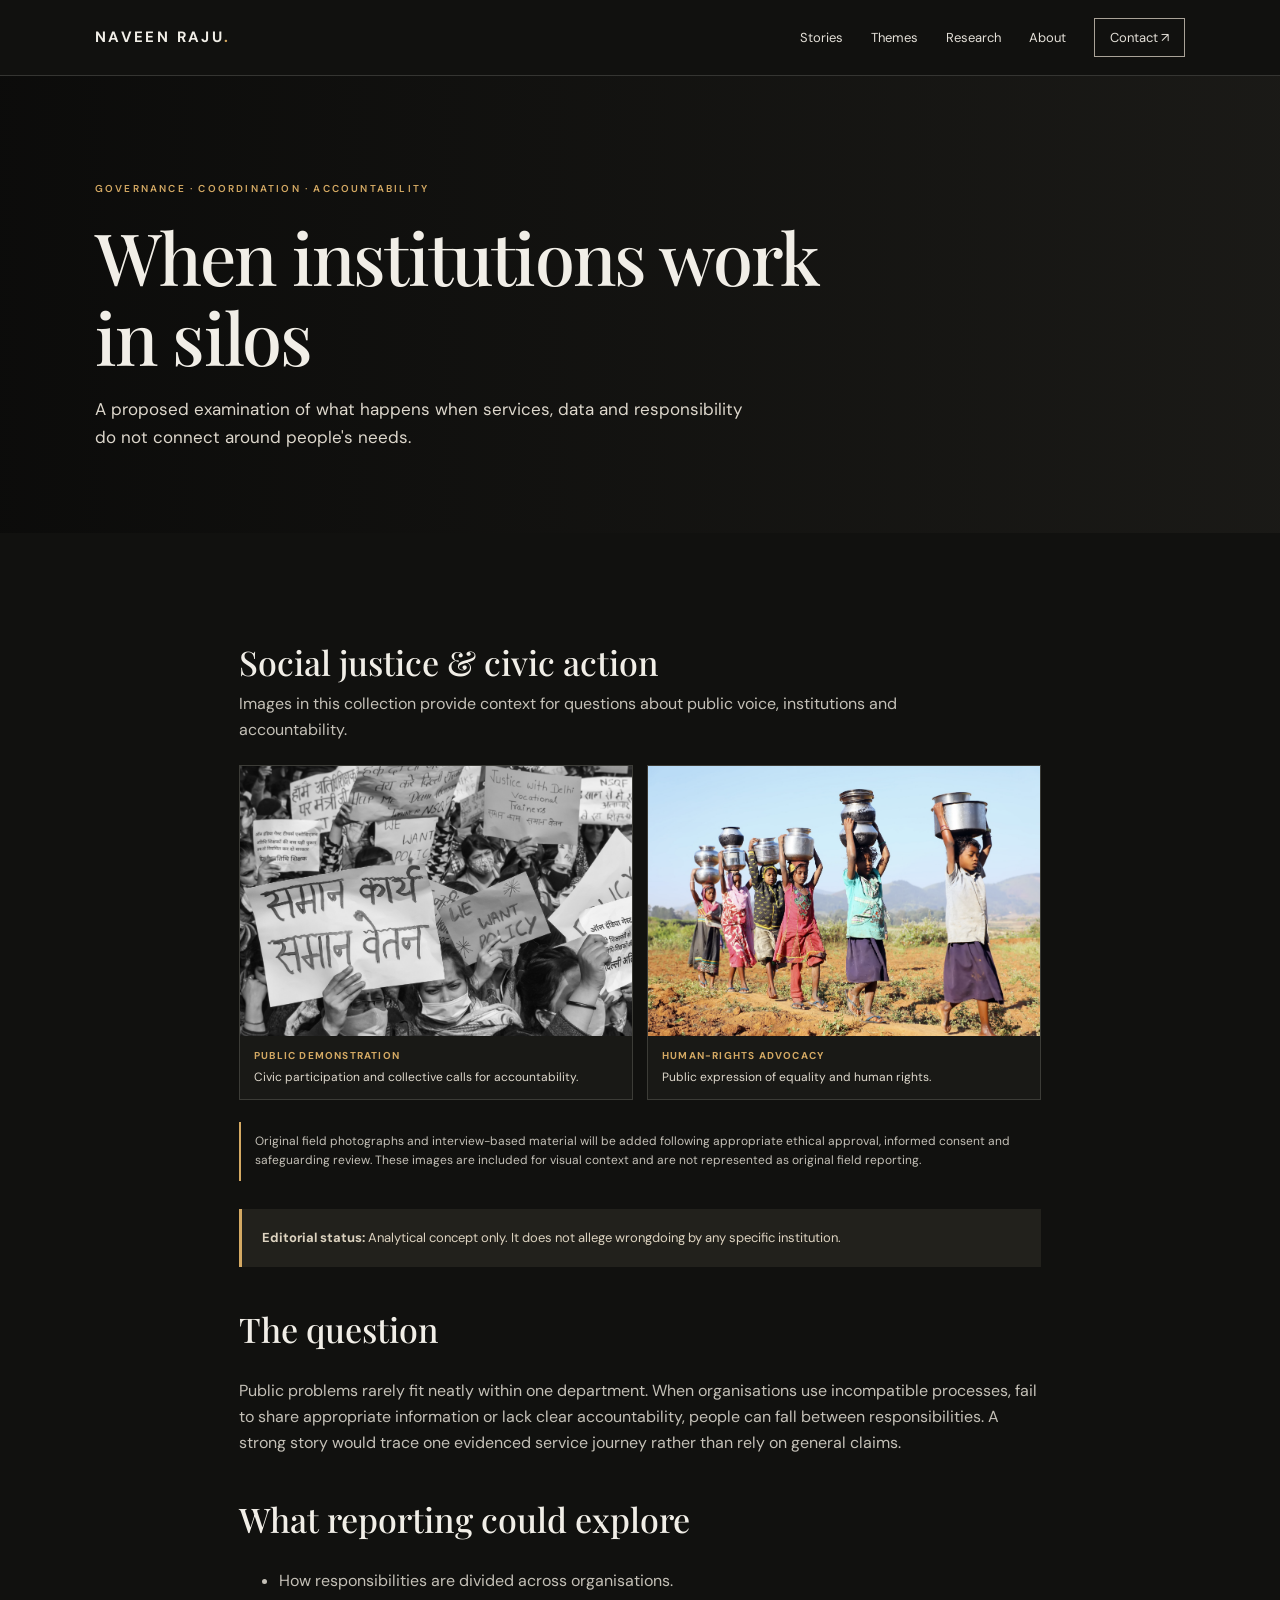
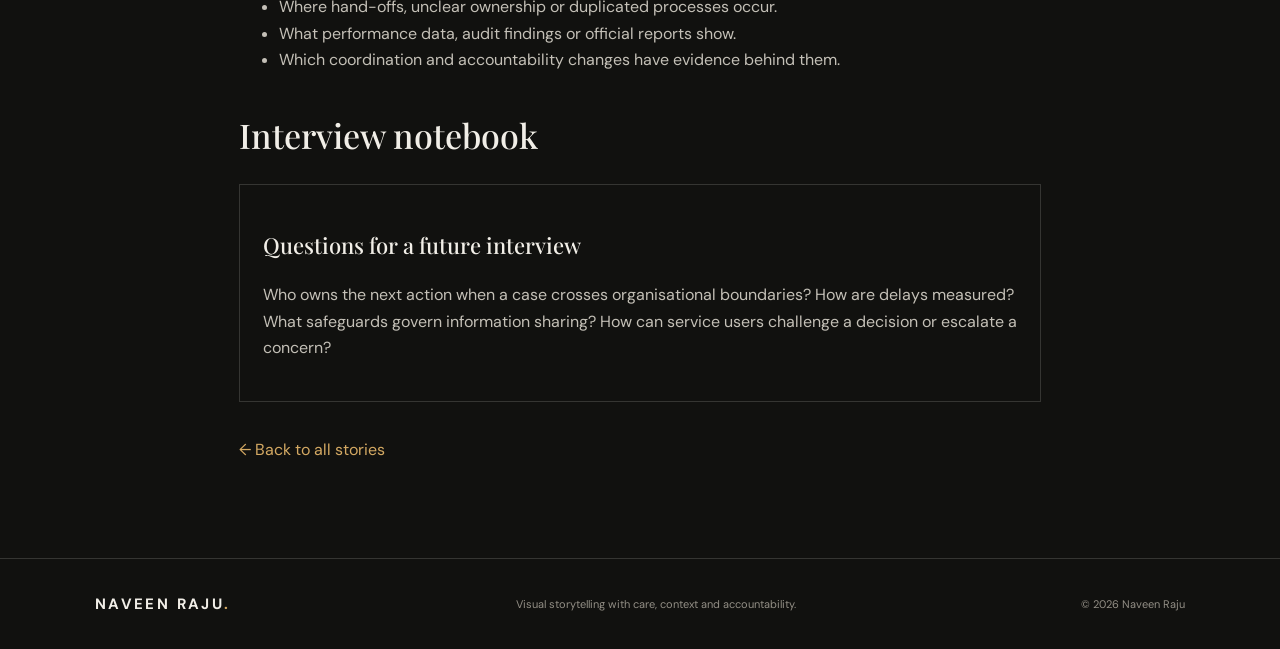
<file: stories/governance.html>
<!doctype html><html lang="en"><head><meta charset="utf-8"><meta name="viewport" content="width=device-width,initial-scale=1"><title>When Institutions Work in Silos — Naveen Raju</title><link rel="stylesheet" href="../style.css"><link href="https://fonts.googleapis.com/css2?family=DM+Sans:wght@400;500;600;700&family=Playfair+Display:ital,wght@0,500;1,500&display=swap" rel="stylesheet"></head><body><header class="site-header"><a class="wordmark" href="../index.html">NAVEEN RAJU<span>.</span></a><nav><a href="../index.html#stories">Stories</a><a href="../index.html#themes">Themes</a><a href="../index.html#research">Research</a><a href="../index.html#about">About</a><a class="nav-contact" href="../index.html#contact">Contact ↗</a></nav><button class="menu-toggle" aria-label="Toggle navigation">☰</button></header><main class="story-page"><section class="story-hero" style="--story-image:url('https://images.unsplash.com/photo-1529107386315-e1a2ed48a620?auto=format&fit=crop&w=1800&q=85')"><div class="story-hero-inner"><p class="eyebrow">GOVERNANCE · COORDINATION · ACCOUNTABILITY</p><h1>When institutions work in silos</h1><p class="story-deck">A proposed examination of what happens when services, data and responsibility do not connect around people's needs.</p></div></section><article class="story-content"><section class="photo-gallery"><h2>Social justice & civic action</h2><p class="gallery-intro">Images in this collection provide context for questions about public voice, institutions and accountability.</p><div class="gallery-grid"><figure class="gallery-item"><img loading="lazy" src="../images/themes/social-justice/protest.jpg" alt="Public demonstration"><figcaption><strong>Public demonstration</strong>Civic participation and collective calls for accountability.</figcaption></figure><figure class="gallery-item"><img loading="lazy" src="../images/themes/social-justice/human-rights.jpg" alt="Human-rights advocacy"><figcaption><strong>Human-rights advocacy</strong>Public expression of equality and human rights.</figcaption></figure></div><p class="photo-note">Original field photographs and interview-based material will be added following appropriate ethical approval, informed consent and safeguarding review. These images are included for visual context and are not represented as original field reporting.</p></section><div class="notice"><strong>Editorial status:</strong> Analytical concept only. It does not allege wrongdoing by any specific institution.</div><h2>The question</h2><p>Public problems rarely fit neatly within one department. When organisations use incompatible processes, fail to share appropriate information or lack clear accountability, people can fall between responsibilities. A strong story would trace one evidenced service journey rather than rely on general claims.</p><h2>What reporting could explore</h2><ul><li>How responsibilities are divided across organisations.</li><li>Where hand-offs, unclear ownership or duplicated processes occur.</li><li>What performance data, audit findings or official reports show.</li><li>Which coordination and accountability changes have evidence behind them.</li></ul><h2>Interview notebook</h2><div class="interview-template"><h3>Questions for a future interview</h3><p>Who owns the next action when a case crosses organisational boundaries? How are delays measured? What safeguards govern information sharing? How can service users challenge a decision or escalate a concern?</p></div><a class="back-link" href="../index.html#stories">← Back to all stories</a></article></main><footer><a class="wordmark" href="../index.html">NAVEEN RAJU<span>.</span></a><p>Visual storytelling with care, context and accountability.</p><span>© <span id="year"></span> Naveen Raju</span></footer><script src="../script.js"></script></body></html>
</file>
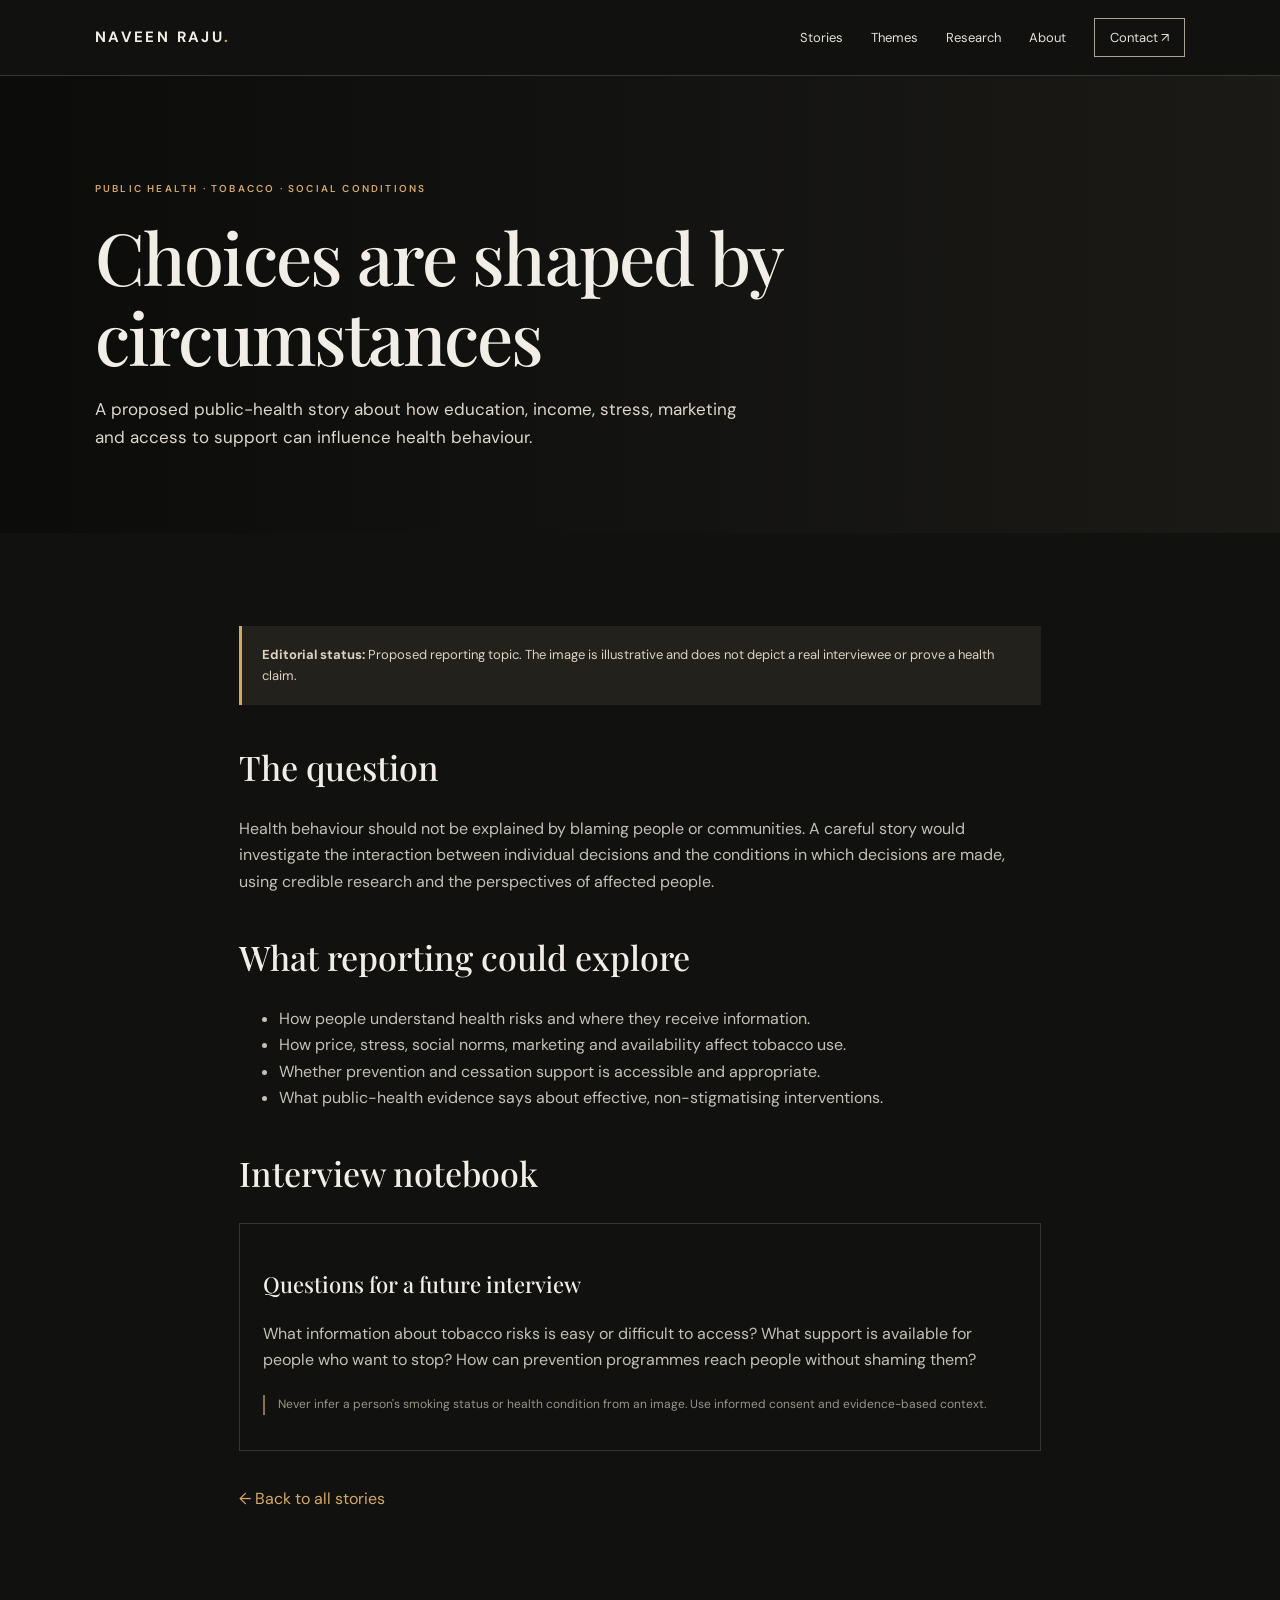
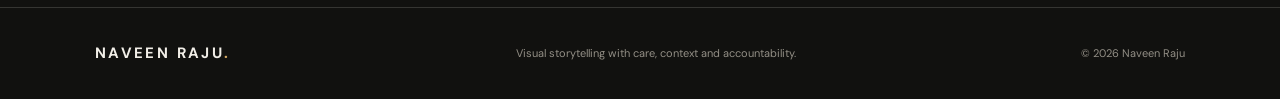
<file: stories/health-choices.html>
<!doctype html><html lang="en"><head><meta charset="utf-8"><meta name="viewport" content="width=device-width,initial-scale=1"><title>Choices Are Shaped by Circumstances — Naveen Raju</title><link rel="stylesheet" href="../style.css"><link href="https://fonts.googleapis.com/css2?family=DM+Sans:wght@400;500;600;700&family=Playfair+Display:ital,wght@0,500;1,500&display=swap" rel="stylesheet"></head><body><header class="site-header"><a class="wordmark" href="../index.html">NAVEEN RAJU<span>.</span></a><nav><a href="../index.html#stories">Stories</a><a href="../index.html#themes">Themes</a><a href="../index.html#research">Research</a><a href="../index.html#about">About</a><a class="nav-contact" href="../index.html#contact">Contact ↗</a></nav><button class="menu-toggle" aria-label="Toggle navigation">☰</button></header><main class="story-page"><section class="story-hero" style="--story-image:url('https://images.unsplash.com/photo-1505751172876-fa1923c5c528?auto=format&fit=crop&w=1800&q=85')"><div class="story-hero-inner"><p class="eyebrow">PUBLIC HEALTH · TOBACCO · SOCIAL CONDITIONS</p><h1>Choices are shaped by circumstances</h1><p class="story-deck">A proposed public-health story about how education, income, stress, marketing and access to support can influence health behaviour.</p></div></section><article class="story-content"><div class="notice"><strong>Editorial status:</strong> Proposed reporting topic. The image is illustrative and does not depict a real interviewee or prove a health claim.</div><h2>The question</h2><p>Health behaviour should not be explained by blaming people or communities. A careful story would investigate the interaction between individual decisions and the conditions in which decisions are made, using credible research and the perspectives of affected people.</p><h2>What reporting could explore</h2><ul><li>How people understand health risks and where they receive information.</li><li>How price, stress, social norms, marketing and availability affect tobacco use.</li><li>Whether prevention and cessation support is accessible and appropriate.</li><li>What public-health evidence says about effective, non-stigmatising interventions.</li></ul><h2>Interview notebook</h2><div class="interview-template"><h3>Questions for a future interview</h3><p>What information about tobacco risks is easy or difficult to access? What support is available for people who want to stop? How can prevention programmes reach people without shaming them?</p><p class="small-note">Never infer a person's smoking status or health condition from an image. Use informed consent and evidence-based context.</p></div><a class="back-link" href="../index.html#stories">← Back to all stories</a></article></main><footer><a class="wordmark" href="../index.html">NAVEEN RAJU<span>.</span></a><p>Visual storytelling with care, context and accountability.</p><span>© <span id="year"></span> Naveen Raju</span></footer><script src="../script.js"></script></body></html>
</file>
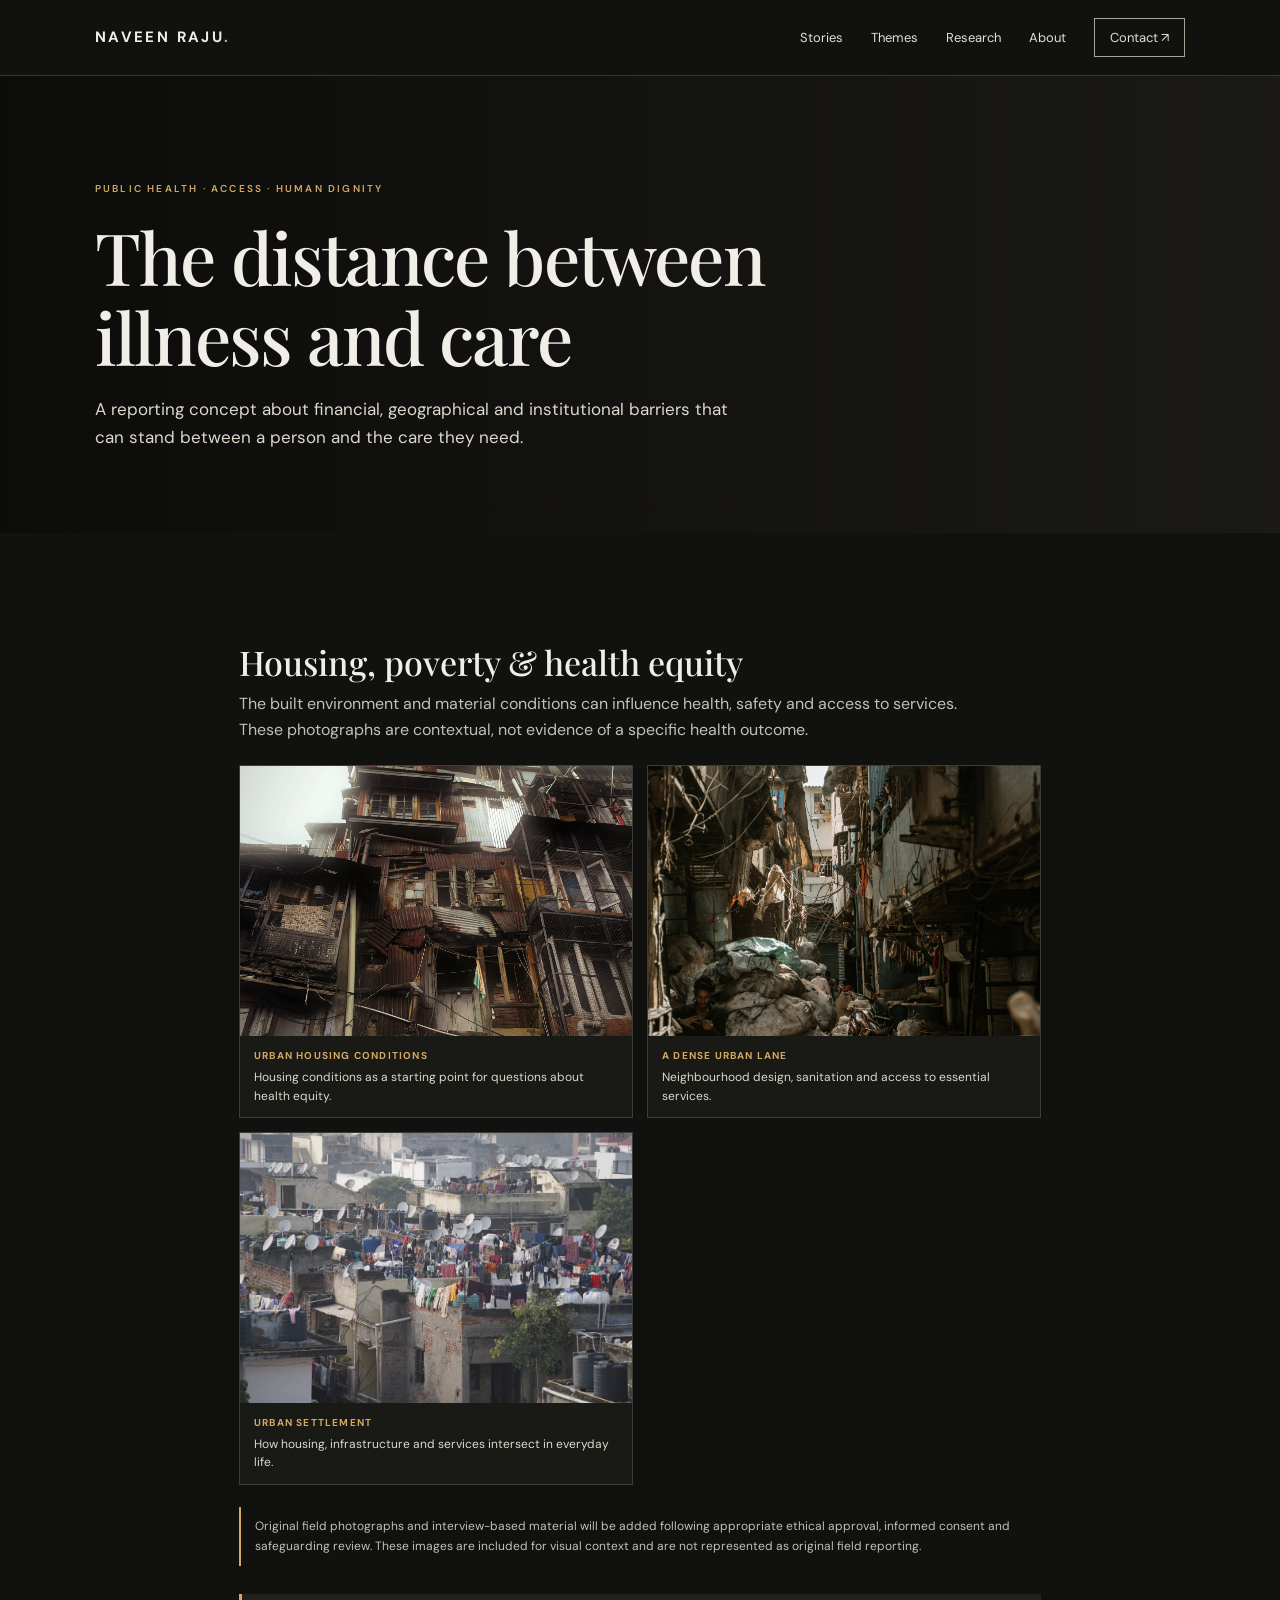
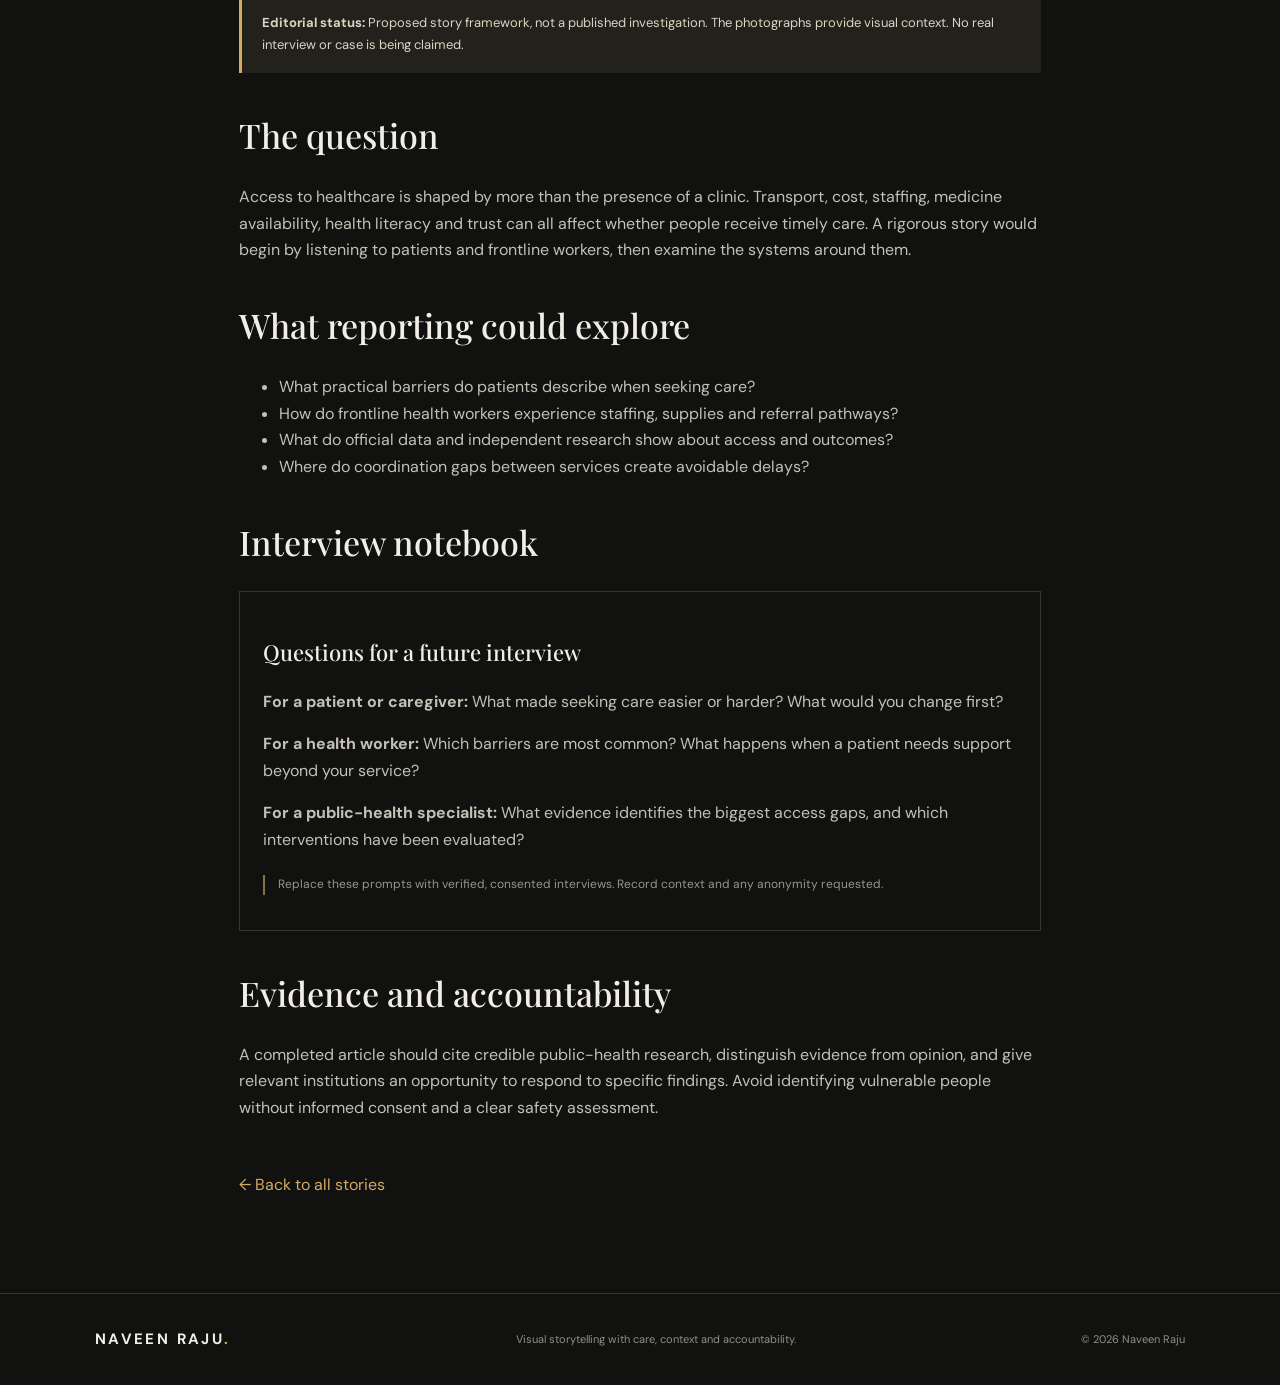
<file: stories/healthcare.html>
<!doctype html><html lang="en"><head><meta charset="utf-8"><meta name="viewport" content="width=device-width,initial-scale=1"><title>The Distance Between Illness and Care — Naveen Raju</title><link rel="stylesheet" href="../style.css"><link href="https://fonts.googleapis.com/css2?family=DM+Sans:wght@400;500;600;700&family=Playfair+Display:ital,wght@0,500;1,500&display=swap" rel="stylesheet"></head><body><header class="site-header"><a class="wordmark" href="../index.html">NAVEEN RAJU<span>.</span></a><nav><a href="../index.html#stories">Stories</a><a href="../index.html#themes">Themes</a><a href="../index.html#research">Research</a><a href="../index.html#about">About</a><a class="nav-contact" href="../index.html#contact">Contact ↗</a></nav><button class="menu-toggle" aria-label="Toggle navigation">☰</button></header><main class="story-page"><section class="story-hero" style="--story-image:url('https://images.unsplash.com/photo-1579684385127-1ef15d508118?auto=format&fit=crop&w=1800&q=85')"><div class="story-hero-inner"><p class="eyebrow">PUBLIC HEALTH · ACCESS · HUMAN DIGNITY</p><h1>The distance between illness and care</h1><p class="story-deck">A reporting concept about financial, geographical and institutional barriers that can stand between a person and the care they need.</p></div></section><article class="story-content"><section class="photo-gallery"><h2>Housing, poverty & health equity</h2><p class="gallery-intro">The built environment and material conditions can influence health, safety and access to services. These photographs are contextual, not evidence of a specific health outcome.</p><div class="gallery-grid"><figure class="gallery-item"><img loading="lazy" src="../images/themes/poverty-housing/urban-housing-01.jpg" alt="Urban housing conditions"><figcaption><strong>Urban housing conditions</strong>Housing conditions as a starting point for questions about health equity.</figcaption></figure><figure class="gallery-item"><img loading="lazy" src="../images/themes/poverty-housing/urban-lane.jpg" alt="A dense urban lane"><figcaption><strong>A dense urban lane</strong>Neighbourhood design, sanitation and access to essential services.</figcaption></figure><figure class="gallery-item"><img loading="lazy" src="../images/themes/poverty-housing/urban-community.jpg" alt="Urban settlement"><figcaption><strong>Urban settlement</strong>How housing, infrastructure and services intersect in everyday life.</figcaption></figure></div><p class="photo-note">Original field photographs and interview-based material will be added following appropriate ethical approval, informed consent and safeguarding review. These images are included for visual context and are not represented as original field reporting.</p></section><div class="notice"><strong>Editorial status:</strong> Proposed story framework, not a published investigation. The photographs provide visual context. No real interview or case is being claimed.</div><h2>The question</h2><p>Access to healthcare is shaped by more than the presence of a clinic. Transport, cost, staffing, medicine availability, health literacy and trust can all affect whether people receive timely care. A rigorous story would begin by listening to patients and frontline workers, then examine the systems around them.</p><h2>What reporting could explore</h2><ul><li>What practical barriers do patients describe when seeking care?</li><li>How do frontline health workers experience staffing, supplies and referral pathways?</li><li>What do official data and independent research show about access and outcomes?</li><li>Where do coordination gaps between services create avoidable delays?</li></ul><h2>Interview notebook</h2><div class="interview-template"><h3>Questions for a future interview</h3><p><strong>For a patient or caregiver:</strong> What made seeking care easier or harder? What would you change first?</p><p><strong>For a health worker:</strong> Which barriers are most common? What happens when a patient needs support beyond your service?</p><p><strong>For a public-health specialist:</strong> What evidence identifies the biggest access gaps, and which interventions have been evaluated?</p><p class="small-note">Replace these prompts with verified, consented interviews. Record context and any anonymity requested.</p></div><h2>Evidence and accountability</h2><p>A completed article should cite credible public-health research, distinguish evidence from opinion, and give relevant institutions an opportunity to respond to specific findings. Avoid identifying vulnerable people without informed consent and a clear safety assessment.</p><a class="back-link" href="../index.html#stories">← Back to all stories</a></article></main><footer><a class="wordmark" href="../index.html">NAVEEN RAJU<span>.</span></a><p>Visual storytelling with care, context and accountability.</p><span>© <span id="year"></span> Naveen Raju</span></footer><script src="../script.js"></script></body></html>
</file>
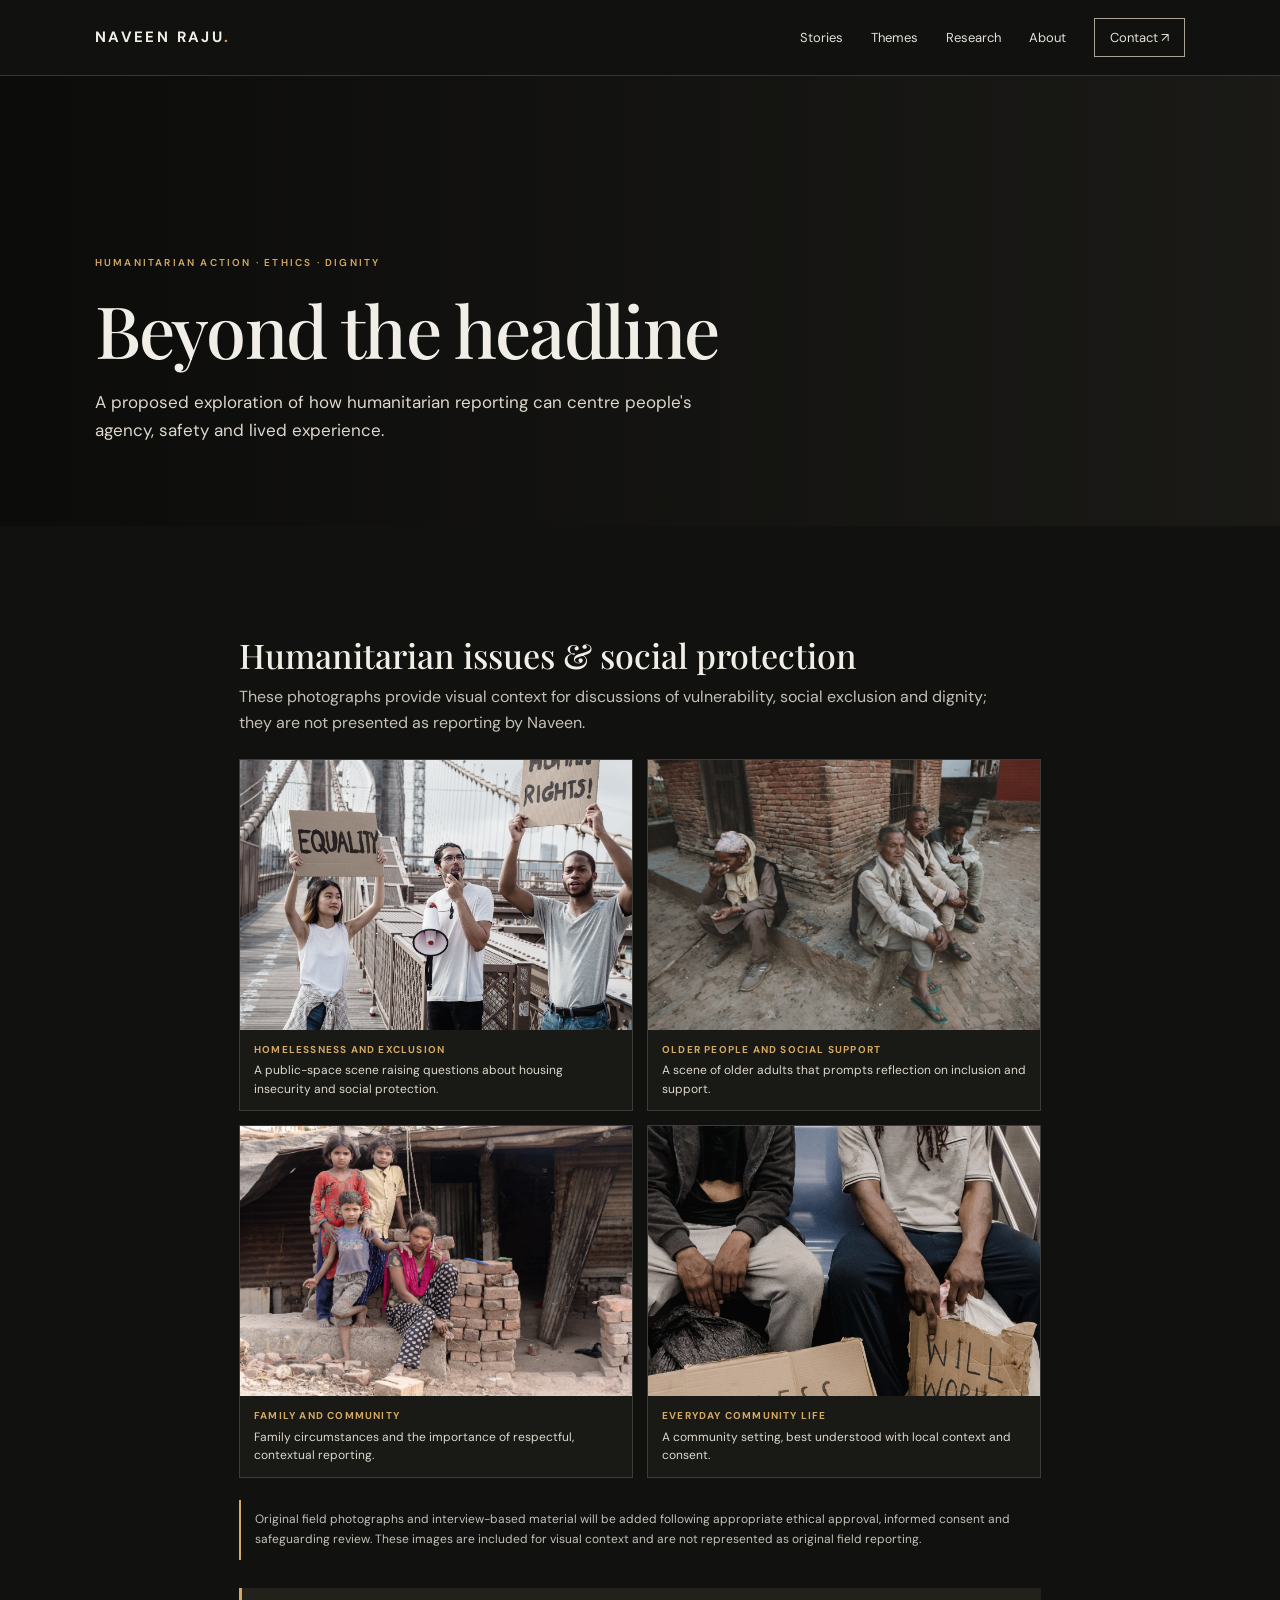
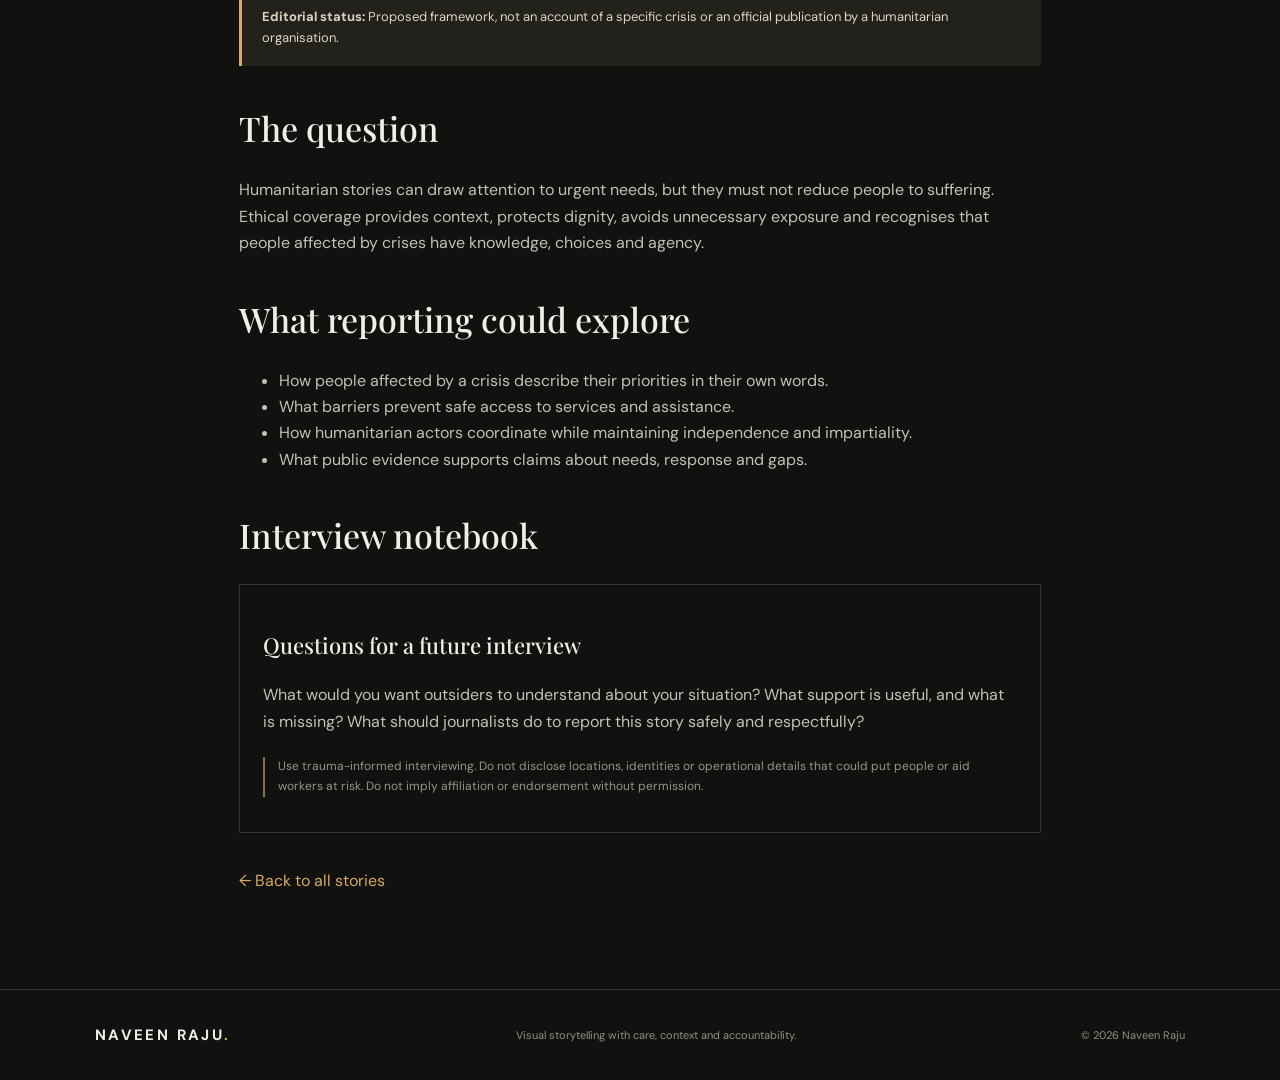
<file: stories/humanitarian.html>
<!doctype html><html lang="en"><head><meta charset="utf-8"><meta name="viewport" content="width=device-width,initial-scale=1"><title>Beyond the Headline — Naveen Raju</title><link rel="stylesheet" href="../style.css"><link href="https://fonts.googleapis.com/css2?family=DM+Sans:wght@400;500;600;700&family=Playfair+Display:ital,wght@0,500;1,500&display=swap" rel="stylesheet"></head><body><header class="site-header"><a class="wordmark" href="../index.html">NAVEEN RAJU<span>.</span></a><nav><a href="../index.html#stories">Stories</a><a href="../index.html#themes">Themes</a><a href="../index.html#research">Research</a><a href="../index.html#about">About</a><a class="nav-contact" href="../index.html#contact">Contact ↗</a></nav><button class="menu-toggle" aria-label="Toggle navigation">☰</button></header><main class="story-page"><section class="story-hero" style="--story-image:url('https://images.unsplash.com/photo-1489493585363-d69421e0edd3?auto=format&fit=crop&w=1800&q=85')"><div class="story-hero-inner"><p class="eyebrow">HUMANITARIAN ACTION · ETHICS · DIGNITY</p><h1>Beyond the headline</h1><p class="story-deck">A proposed exploration of how humanitarian reporting can centre people's agency, safety and lived experience.</p></div></section><article class="story-content"><section class="photo-gallery"><h2>Humanitarian issues & social protection</h2><p class="gallery-intro">These photographs provide visual context for discussions of vulnerability, social exclusion and dignity; they are not presented as reporting by Naveen.</p><div class="gallery-grid"><figure class="gallery-item"><img loading="lazy" src="../images/themes/humanitarian/homelessness.jpg" alt="Homelessness and exclusion"><figcaption><strong>Homelessness and exclusion</strong>A public-space scene raising questions about housing insecurity and social protection.</figcaption></figure><figure class="gallery-item"><img loading="lazy" src="../images/themes/humanitarian/older-adults.jpg" alt="Older people and social support"><figcaption><strong>Older people and social support</strong>A scene of older adults that prompts reflection on inclusion and support.</figcaption></figure><figure class="gallery-item"><img loading="lazy" src="../images/themes/humanitarian/family-community.jpg" alt="Family and community"><figcaption><strong>Family and community</strong>Family circumstances and the importance of respectful, contextual reporting.</figcaption></figure><figure class="gallery-item"><img loading="lazy" src="../images/themes/humanitarian/community-life.jpg" alt="Everyday community life"><figcaption><strong>Everyday community life</strong>A community setting, best understood with local context and consent.</figcaption></figure></div><p class="photo-note">Original field photographs and interview-based material will be added following appropriate ethical approval, informed consent and safeguarding review. These images are included for visual context and are not represented as original field reporting.</p></section><div class="notice"><strong>Editorial status:</strong> Proposed framework, not an account of a specific crisis or an official publication by a humanitarian organisation.</div><h2>The question</h2><p>Humanitarian stories can draw attention to urgent needs, but they must not reduce people to suffering. Ethical coverage provides context, protects dignity, avoids unnecessary exposure and recognises that people affected by crises have knowledge, choices and agency.</p><h2>What reporting could explore</h2><ul><li>How people affected by a crisis describe their priorities in their own words.</li><li>What barriers prevent safe access to services and assistance.</li><li>How humanitarian actors coordinate while maintaining independence and impartiality.</li><li>What public evidence supports claims about needs, response and gaps.</li></ul><h2>Interview notebook</h2><div class="interview-template"><h3>Questions for a future interview</h3><p>What would you want outsiders to understand about your situation? What support is useful, and what is missing? What should journalists do to report this story safely and respectfully?</p><p class="small-note">Use trauma-informed interviewing. Do not disclose locations, identities or operational details that could put people or aid workers at risk. Do not imply affiliation or endorsement without permission.</p></div><a class="back-link" href="../index.html#stories">← Back to all stories</a></article></main><footer><a class="wordmark" href="../index.html">NAVEEN RAJU<span>.</span></a><p>Visual storytelling with care, context and accountability.</p><span>© <span id="year"></span> Naveen Raju</span></footer><script src="../script.js"></script></body></html>
</file>
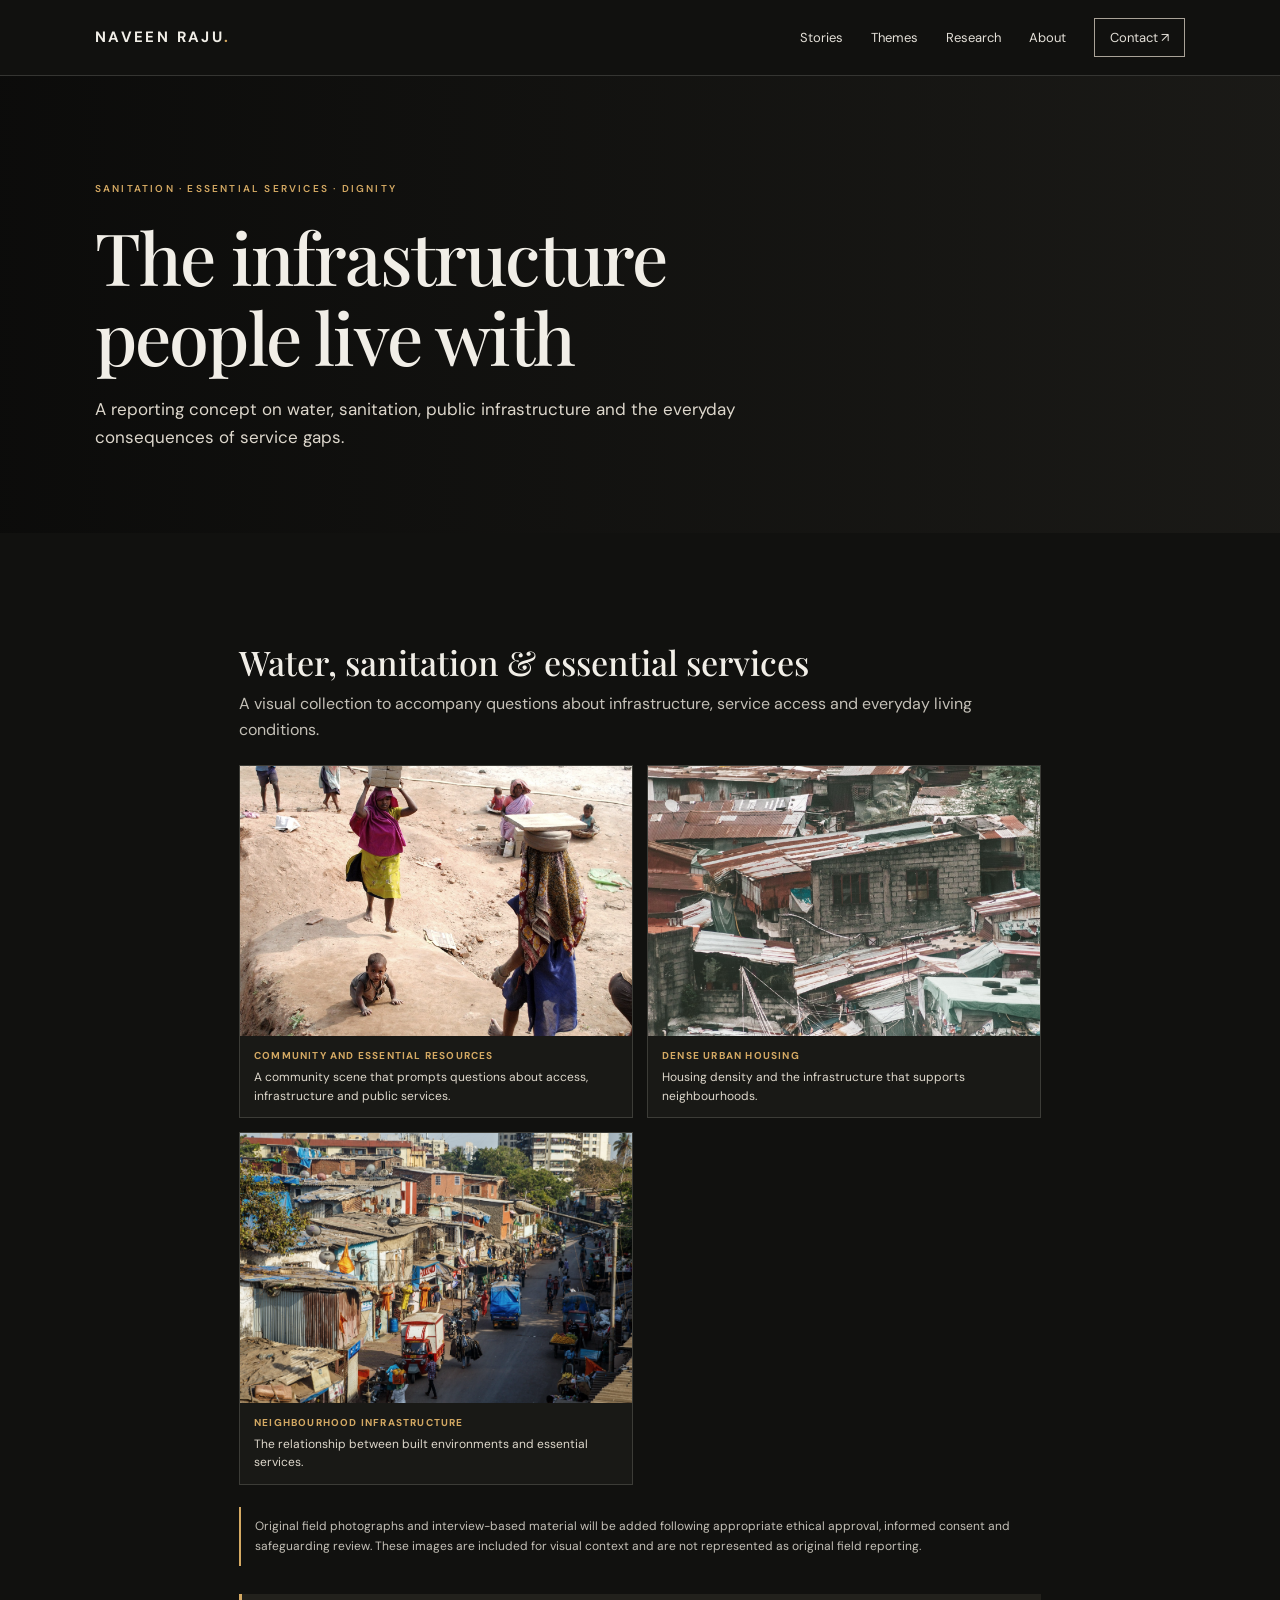
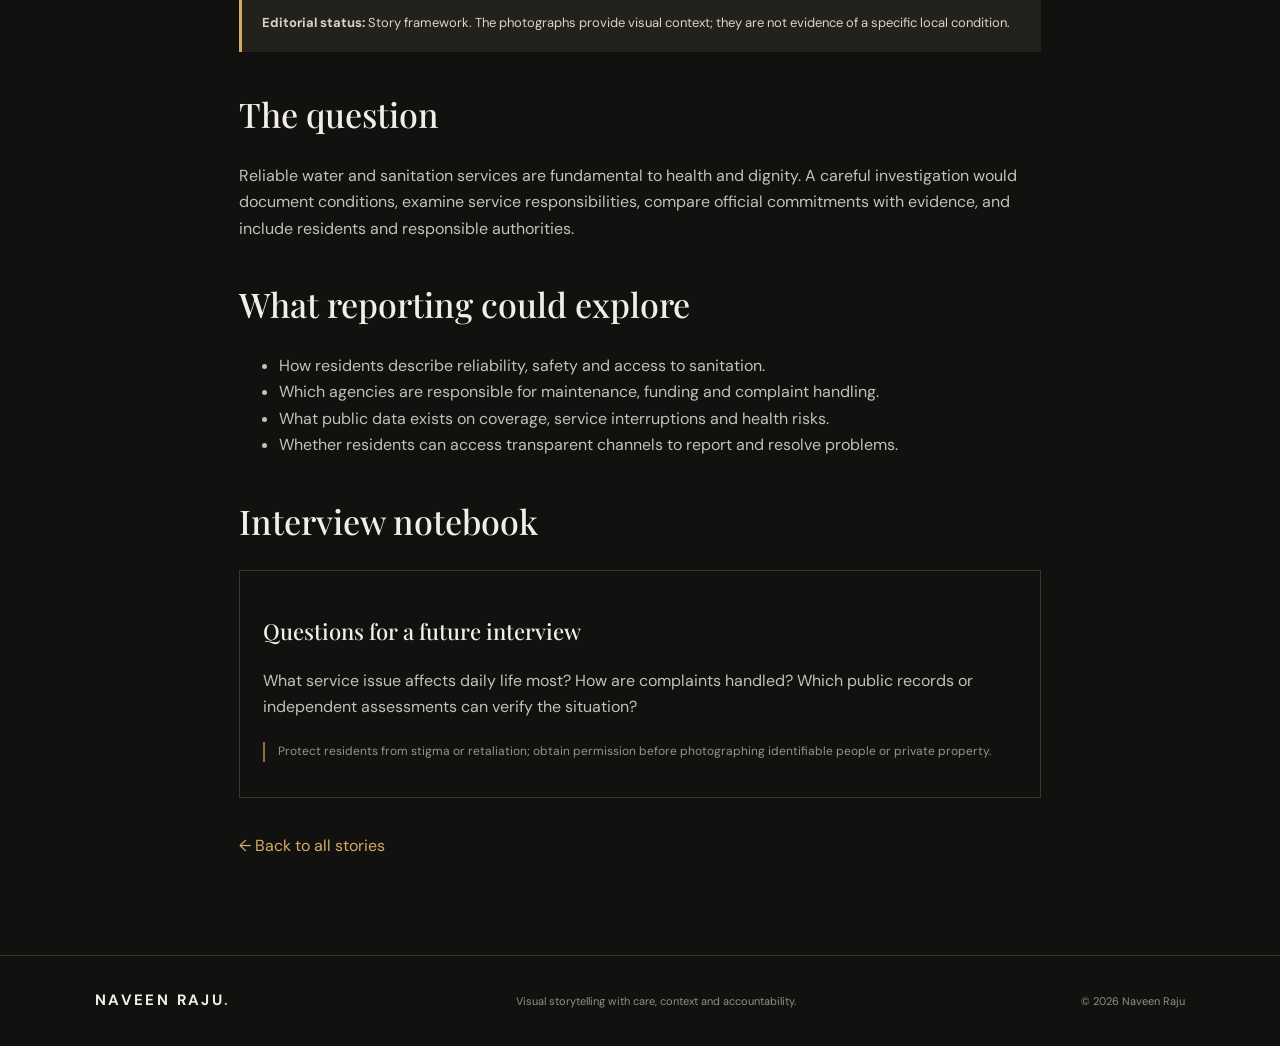
<file: stories/sanitation.html>
<!doctype html><html lang="en"><head><meta charset="utf-8"><meta name="viewport" content="width=device-width,initial-scale=1"><title>The Infrastructure People Live With — Naveen Raju</title><link rel="stylesheet" href="../style.css"><link href="https://fonts.googleapis.com/css2?family=DM+Sans:wght@400;500;600;700&family=Playfair+Display:ital,wght@0,500;1,500&display=swap" rel="stylesheet"></head><body><header class="site-header"><a class="wordmark" href="../index.html">NAVEEN RAJU<span>.</span></a><nav><a href="../index.html#stories">Stories</a><a href="../index.html#themes">Themes</a><a href="../index.html#research">Research</a><a href="../index.html#about">About</a><a class="nav-contact" href="../index.html#contact">Contact ↗</a></nav><button class="menu-toggle" aria-label="Toggle navigation">☰</button></header><main class="story-page"><section class="story-hero" style="--story-image:url('https://images.unsplash.com/photo-1518391846015-55a9cc003b25?auto=format&fit=crop&w=1800&q=85')"><div class="story-hero-inner"><p class="eyebrow">SANITATION · ESSENTIAL SERVICES · DIGNITY</p><h1>The infrastructure people live with</h1><p class="story-deck">A reporting concept on water, sanitation, public infrastructure and the everyday consequences of service gaps.</p></div></section><article class="story-content"><section class="photo-gallery"><h2>Water, sanitation & essential services</h2><p class="gallery-intro">A visual collection to accompany questions about infrastructure, service access and everyday living conditions.</p><div class="gallery-grid"><figure class="gallery-item"><img loading="lazy" src="../images/themes/water-sanitation/community-water.jpg" alt="Community and essential resources"><figcaption><strong>Community and essential resources</strong>A community scene that prompts questions about access, infrastructure and public services.</figcaption></figure><figure class="gallery-item"><img loading="lazy" src="../images/themes/water-sanitation/urban-rooftops.jpg" alt="Dense urban housing"><figcaption><strong>Dense urban housing</strong>Housing density and the infrastructure that supports neighbourhoods.</figcaption></figure><figure class="gallery-item"><img loading="lazy" src="../images/themes/water-sanitation/urban-settlement.jpg" alt="Neighbourhood infrastructure"><figcaption><strong>Neighbourhood infrastructure</strong>The relationship between built environments and essential services.</figcaption></figure></div><p class="photo-note">Original field photographs and interview-based material will be added following appropriate ethical approval, informed consent and safeguarding review. These images are included for visual context and are not represented as original field reporting.</p></section><div class="notice"><strong>Editorial status:</strong> Story framework. The photographs provide visual context; they are not evidence of a specific local condition.</div><h2>The question</h2><p>Reliable water and sanitation services are fundamental to health and dignity. A careful investigation would document conditions, examine service responsibilities, compare official commitments with evidence, and include residents and responsible authorities.</p><h2>What reporting could explore</h2><ul><li>How residents describe reliability, safety and access to sanitation.</li><li>Which agencies are responsible for maintenance, funding and complaint handling.</li><li>What public data exists on coverage, service interruptions and health risks.</li><li>Whether residents can access transparent channels to report and resolve problems.</li></ul><h2>Interview notebook</h2><div class="interview-template"><h3>Questions for a future interview</h3><p>What service issue affects daily life most? How are complaints handled? Which public records or independent assessments can verify the situation?</p><p class="small-note">Protect residents from stigma or retaliation; obtain permission before photographing identifiable people or private property.</p></div><a class="back-link" href="../index.html#stories">← Back to all stories</a></article></main><footer><a class="wordmark" href="../index.html">NAVEEN RAJU<span>.</span></a><p>Visual storytelling with care, context and accountability.</p><span>© <span id="year"></span> Naveen Raju</span></footer><script src="../script.js"></script></body></html>
</file>
<file: style.css>
*{box-sizing:border-box}:root{--bg:#11110f;--text:#f1eee7;--muted:#b9b5ac;--gold:#d4a963;--line:rgba(241,238,231,.16)}html{scroll-behavior:smooth;scroll-padding-top:85px}body{margin:0;background:var(--bg);color:var(--text);font-family:'DM Sans',sans-serif;line-height:1.65}a{color:inherit;text-decoration:none}.site-header{height:76px;padding:0 7.4%;display:flex;align-items:center;justify-content:space-between;border-bottom:1px solid var(--line);position:absolute;z-index:10;top:0;left:0;right:0}.wordmark{font-size:15px;font-weight:700;letter-spacing:.16em}.wordmark span{color:var(--gold)}nav{display:flex;align-items:center;gap:28px;font-size:13px;color:#e4e0d8}nav a:hover,.social-links a:hover,.text-link:hover{color:var(--gold)}.nav-contact{border:1px solid #aaa398;padding:8px 15px}.menu-toggle{display:none;background:none;border:0;color:white;font-size:24px}.hero{min-height:690px;height:92vh;max-height:900px;position:relative;display:flex;align-items:center;padding:115px 7.4% 90px;overflow:hidden}.hero-photo{position:absolute;inset:0;background:url('https://images.unsplash.com/photo-1470770841072-f978cf4d019e?auto=format&fit=crop&w=2200&q=85') center 54%/cover no-repeat;opacity:.78}.hero-shade{position:absolute;inset:0;background:linear-gradient(90deg,rgba(13,14,13,.97),rgba(13,14,13,.74) 37%,rgba(13,14,13,.1)),linear-gradient(0deg,var(--bg),transparent 28%)}.hero-content{position:relative;max-width:690px}.eyebrow,.section-label,.card-kicker{font-size:10px;letter-spacing:.22em;color:var(--gold);font-weight:600}.hero h1{font:500 clamp(44px,6.3vw,88px)/1.06 'Playfair Display',serif;letter-spacing:-.035em;margin:22px 0}.hero h1 em,h2 em{color:var(--gold);font-weight:500}.hero-intro{max-width:540px;color:#e0ddd6;font-size:16px;line-height:1.8}.button{display:inline-flex;gap:35px;align-items:center;background:var(--gold);color:#171611;padding:13px 19px;font-size:13px;font-weight:700;margin-top:18px}.hero-foot{position:absolute;left:7.4%;right:7.4%;bottom:35px;display:flex;justify-content:space-between;color:#e6d7bd;font-size:10px;letter-spacing:.18em}.section-wrap{padding-left:7.4%;padding-right:7.4%}.intro{padding-top:105px;padding-bottom:110px;display:grid;grid-template-columns:1fr 2fr;gap:30px}.intro-copy{max-width:750px}.intro h2,.section-heading h2,.research h2,.about-grid h2,.contact h2,.story-hero h1{font:500 clamp(35px,4.6vw,60px)/1.12 'Playfair Display',serif;margin:0 0 25px;letter-spacing:-.025em}.intro-copy p,.research p,.about-grid p{color:var(--muted);max-width:760px}.small-note{font-size:12px!important;color:#99948a!important;border-left:2px solid #8d7044;padding-left:13px;margin-top:22px}.stories{padding-top:82px;padding-bottom:110px;background:#171714}.section-heading{display:flex;justify-content:space-between;align-items:end;margin-bottom:25px}.section-heading h2{margin:10px 0 0}.section-heading>p{max-width:320px;color:var(--muted);font-size:13px}.filter-row{display:flex;flex-wrap:wrap;gap:8px;margin:0 0 28px}.filter{cursor:pointer;background:transparent;color:#d9d3c8;border:1px solid #4a4840;padding:9px 13px;font:12px 'DM Sans',sans-serif}.filter.active,.filter:hover{background:var(--gold);border-color:var(--gold);color:#171611}.story-grid{display:grid;grid-template-columns:repeat(3,minmax(0,1fr));gap:30px 20px}.story-card{border:1px solid rgba(255,255,255,.09);background:#121210;min-width:0}.story-card.hidden{display:none}.card-image{height:245px;display:block;position:relative;background-size:cover;background-position:center;overflow:hidden}.card-image:after{content:'';position:absolute;inset:0;background:linear-gradient(0deg,rgba(0,0,0,.45),transparent 55%)}.image-tag{position:absolute;z-index:1;top:13px;left:13px;background:rgba(15,15,13,.8);padding:6px 8px;font-size:8px;letter-spacing:.13em;color:#f0d8ad}.image-health{background-image:url('https://images.unsplash.com/photo-1579684385127-1ef15d508118?auto=format&fit=crop&w=900&q=80')}.image-education{background-image:url('https://images.unsplash.com/photo-1503676260728-1c00da094a0b?auto=format&fit=crop&w=900&q=80')}.image-sanitation{background-image:url('https://images.unsplash.com/photo-1518391846015-55a9cc003b25?auto=format&fit=crop&w=900&q=80')}.image-governance{background-image:url('https://images.unsplash.com/photo-1529107386315-e1a2ed48a620?auto=format&fit=crop&w=900&q=80')}.image-healthchoices{background-image:url('https://images.unsplash.com/photo-1505751172876-fa1923c5c528?auto=format&fit=crop&w=900&q=80')}.image-humanitarian{background-image:url('https://images.unsplash.com/photo-1489493585363-d69421e0edd3?auto=format&fit=crop&w=900&q=80')}.card-body{padding:20px 20px 24px}.card-kicker{font-size:9px}.card-body h3{font:500 23px/1.25 'Playfair Display',serif;margin:10px 0}.card-body>p:not(.card-kicker){font-size:13px;color:var(--muted);min-height:58px}.text-link{display:inline-block;margin-top:8px;color:#e5c38d;font-size:12px;font-weight:600}.themes-band{padding:90px 0;background:#22211c}.themes-inner h2{font:500 clamp(37px,4.5vw,58px)/1.15 'Playfair Display',serif;margin:22px 0 35px}.theme-list{display:flex;flex-wrap:wrap;gap:10px}.theme-list span{border:1px solid rgba(255,255,255,.2);padding:10px 14px;color:#e4e0d7;font-size:12px}.research{padding-top:100px;padding-bottom:105px}.research-layout{display:grid;grid-template-columns:1fr 1fr;gap:55px;margin-top:25px}.research-layout>div:last-child{max-width:620px}.research-layout p{font-size:14px}.about-band{background:#e9e4d9;color:#1c1b17;padding:85px 0}.about-band .section-label{color:#856435}.about-grid{display:grid;grid-template-columns:1fr 2fr;gap:30px}.about-grid h2 em{color:#9b733b}.about-grid p{color:#59564e}.contact{padding-top:95px;padding-bottom:95px;text-align:center}.contact .section-label{margin-bottom:24px}.contact h2{margin-bottom:20px}.contact>p{color:var(--muted);font-size:14px}.social-links{display:flex;gap:25px;justify-content:center;margin-top:32px;font-size:12px;color:#c8c1b5}footer{border-top:1px solid var(--line);padding:25px 7.4%;display:flex;align-items:center;justify-content:space-between;color:#938f86;font-size:11px}footer .wordmark{color:var(--text)}.story-page{padding-top:76px}.story-hero{min-height:450px;padding:95px 7.4% 65px;display:flex;align-items:end;position:relative;background:#23221e}.story-hero:before{content:'';position:absolute;inset:0;background:linear-gradient(90deg,rgba(10,10,9,.93),rgba(10,10,9,.35)),var(--story-image,none) center/cover}.story-hero-inner{position:relative;max-width:780px}.story-hero h1{font-size:clamp(42px,6vw,72px);margin:18px 0}.story-deck{font-size:17px;color:#ddd7cc;max-width:650px}.story-content{max-width:850px;margin:auto;padding:65px 24px 95px}.story-content h2{font:500 34px/1.2 'Playfair Display',serif;margin-top:42px}.story-content p,.story-content li{color:#c4c0b7}.notice{padding:18px 20px;border-left:3px solid var(--gold);background:#22211c;color:#ddd3c0;font-size:13px;margin:28px 0}.interview-template{border:1px solid var(--line);padding:23px;margin-top:22px}.interview-template h3{font:500 22px 'Playfair Display',serif}.back-link{display:inline-block;margin-top:35px;color:var(--gold)}@media(max-width:850px){.site-header{padding:0 5%;height:68px}nav{gap:14px}.hero{padding-left:5%;padding-right:5%;min-height:640px}.hero-foot{left:5%;right:5%}.section-wrap{padding-left:5%;padding-right:5%}.intro,.about-grid{grid-template-columns:1fr;gap:24px}.story-grid{grid-template-columns:repeat(2,minmax(0,1fr))}.research-layout{gap:25px}.card-image{height:220px}footer{padding:24px 5%;gap:14px;flex-wrap:wrap}}@media(max-width:600px){.site-header{height:68px}.menu-toggle{display:block}nav{display:none;position:absolute;top:68px;left:0;right:0;background:#151512;padding:20px 5%;flex-direction:column;align-items:flex-start;border-bottom:1px solid var(--line)}nav.open{display:flex}.hero{height:auto;min-height:690px;padding-top:125px;padding-bottom:100px}.hero-photo{background-position:58% center}.hero-shade{background:linear-gradient(90deg,rgba(13,14,13,.93),rgba(13,14,13,.4)),linear-gradient(0deg,var(--bg),transparent 35%)}.hero h1{font-size:47px}.hero-intro{font-size:14px}.hero-foot{font-size:8px;letter-spacing:.1em;bottom:22px}.intro,.research,.contact{padding-top:72px;padding-bottom:72px}.section-heading{display:block}.section-heading>p{margin-top:16px}.story-grid{grid-template-columns:1fr}.card-image{height:250px}.research-layout{grid-template-columns:1fr;gap:5px}.themes-band,.about-band{padding:65px 0}.story-hero{min-height:410px;padding:80px 5% 48px}.story-content{padding:42px 5% 70px}footer{display:block;text-align:center}footer>*{display:block;margin:9px auto}}


/* Editorial photo galleries */
.photo-gallery{margin:44px 0 20px}.photo-gallery h2{margin-bottom:8px}.gallery-intro{color:var(--muted);max-width:760px;margin:0 0 22px}.gallery-grid{display:grid;grid-template-columns:repeat(2,minmax(0,1fr));gap:14px}.gallery-item{margin:0;background:#191916;border:1px solid var(--line);overflow:hidden}.gallery-item img{display:block;width:100%;height:270px;object-fit:cover;filter:saturate(.78)}.gallery-item figcaption{padding:12px 14px;color:#ded8cc;font-size:12px;line-height:1.55}.gallery-item figcaption strong{display:block;color:var(--gold);font-size:10px;letter-spacing:.12em;text-transform:uppercase;margin-bottom:4px}.photo-note{font-size:12px;color:var(--muted);border-left:2px solid var(--gold);padding:10px 14px;margin-top:22px}.card-image.image-health{background-image:linear-gradient(0deg,rgba(0,0,0,.35),transparent),url('images/themes/poverty-housing/urban-community.jpg')!important}.card-image.image-humanitarian{background-image:linear-gradient(0deg,rgba(0,0,0,.35),transparent),url('images/themes/humanitarian/family-community.jpg')!important}.card-image.image-sanitation{background-image:linear-gradient(0deg,rgba(0,0,0,.35),transparent),url('images/themes/water-sanitation/community-water.jpg')!important}.card-image.image-governance{background-image:linear-gradient(0deg,rgba(0,0,0,.35),transparent),url('images/themes/social-justice/protest.jpg')!important}@media(max-width:640px){.gallery-grid{grid-template-columns:1fr}.gallery-item img{height:240px}}

/* Sustainability and environmental visual notes */
.sustainability-feature{padding-top:100px;padding-bottom:105px;background:#171714}
.sustainability-heading{display:grid;grid-template-columns:1fr 1fr;gap:45px;align-items:end;margin:20px 0 34px}
.sustainability-heading h2{font:500 clamp(38px,4.8vw,62px)/1.1 'Playfair Display',serif;margin:0}
.sustainability-heading h2 em{color:var(--gold)}
.sustainability-heading>p{color:var(--muted);font-size:14px;max-width:530px}
.sustainability-grid{display:grid;grid-template-columns:repeat(3,minmax(0,1fr));gap:24px 18px}
.sustainability-card{display:block;background:#11110f;border:1px solid rgba(255,255,255,.09);padding-bottom:18px;transition:transform .25s,border-color .25s}
.sustainability-card:hover{transform:translateY(-4px);border-color:rgba(212,169,99,.65)}
.sustainability-card img{width:100%;height:220px;object-fit:cover;display:block}
.sustainability-card>span{display:block;color:var(--gold);font-size:9px;letter-spacing:.16em;margin:17px 18px 7px}
.sustainability-card h3{font:500 24px/1.2 'Playfair Display',serif;margin:0 18px 8px}
.sustainability-card p{font-size:12px;color:var(--muted);margin:0 18px;line-height:1.7}
.research-bottom{display:flex;justify-content:space-between;align-items:center;gap:30px;margin-top:32px;padding-top:24px;border-top:1px solid var(--line)}
.research-bottom p{max-width:650px;color:var(--muted);font-size:12px}
.research-page{padding-top:76px}
.research-page-hero{min-height:470px;padding:120px 7.4% 70px;position:relative;display:flex;align-items:end;background:linear-gradient(90deg,rgba(10,10,9,.94),rgba(10,10,9,.3)),url('images/sustainability/glacial-lake-field-observation.jpg') center 48%/cover}
.research-page-hero>div{position:relative;max-width:780px}
.research-page-hero h1{font:500 clamp(44px,6vw,76px)/1.06 'Playfair Display',serif;margin:18px 0}
.research-page-hero h1 em{color:var(--gold)}
.research-page-hero p{color:#e1ddd5;max-width:650px}
.research-intro{padding-top:75px;padding-bottom:55px;display:grid;grid-template-columns:1fr 2fr;gap:30px}
.research-intro h2,.research-method h2{font:500 clamp(34px,4vw,50px)/1.12 'Playfair Display',serif;margin:0}
.research-intro p,.research-method p,.research-method li{color:var(--muted);font-size:14px}
.research-photo-list{padding-top:55px;padding-bottom:90px;background:#171714}
.research-photo-list h2{font:500 clamp(34px,4vw,50px)/1.12 'Playfair Display',serif;margin:12px 0 30px}
.research-photo-grid{display:grid;grid-template-columns:repeat(2,minmax(0,1fr));gap:28px}
.research-photo-card{background:#11110f;border:1px solid var(--line)}
.research-photo-card img{width:100%;height:300px;object-fit:cover;display:block}
.research-photo-card div{padding:20px 22px 24px}
.research-photo-card .section-label{font-size:9px}
.research-photo-card h3{font:500 27px/1.2 'Playfair Display',serif;margin:9px 0}
.research-photo-card p{font-size:13px;color:var(--muted);margin:0}
.research-method{padding-top:85px;padding-bottom:90px;display:grid;grid-template-columns:1fr 1fr;gap:55px}
.research-method ul{padding-left:20px}
.image-disclaimer{padding:17px 20px;border-left:2px solid var(--gold);background:#22211c;color:#d6d0c4;font-size:12px;margin-top:30px}
@media(max-width:800px){.sustainability-heading,.research-intro,.research-method{grid-template-columns:1fr;gap:18px}.sustainability-grid{grid-template-columns:repeat(2,minmax(0,1fr))}.research-photo-grid{grid-template-columns:1fr}.research-bottom{align-items:flex-start;flex-direction:column}}
@media(max-width:520px){.sustainability-grid{grid-template-columns:1fr}.sustainability-card img{height:230px}.research-photo-card img{height:230px}}
</file>
